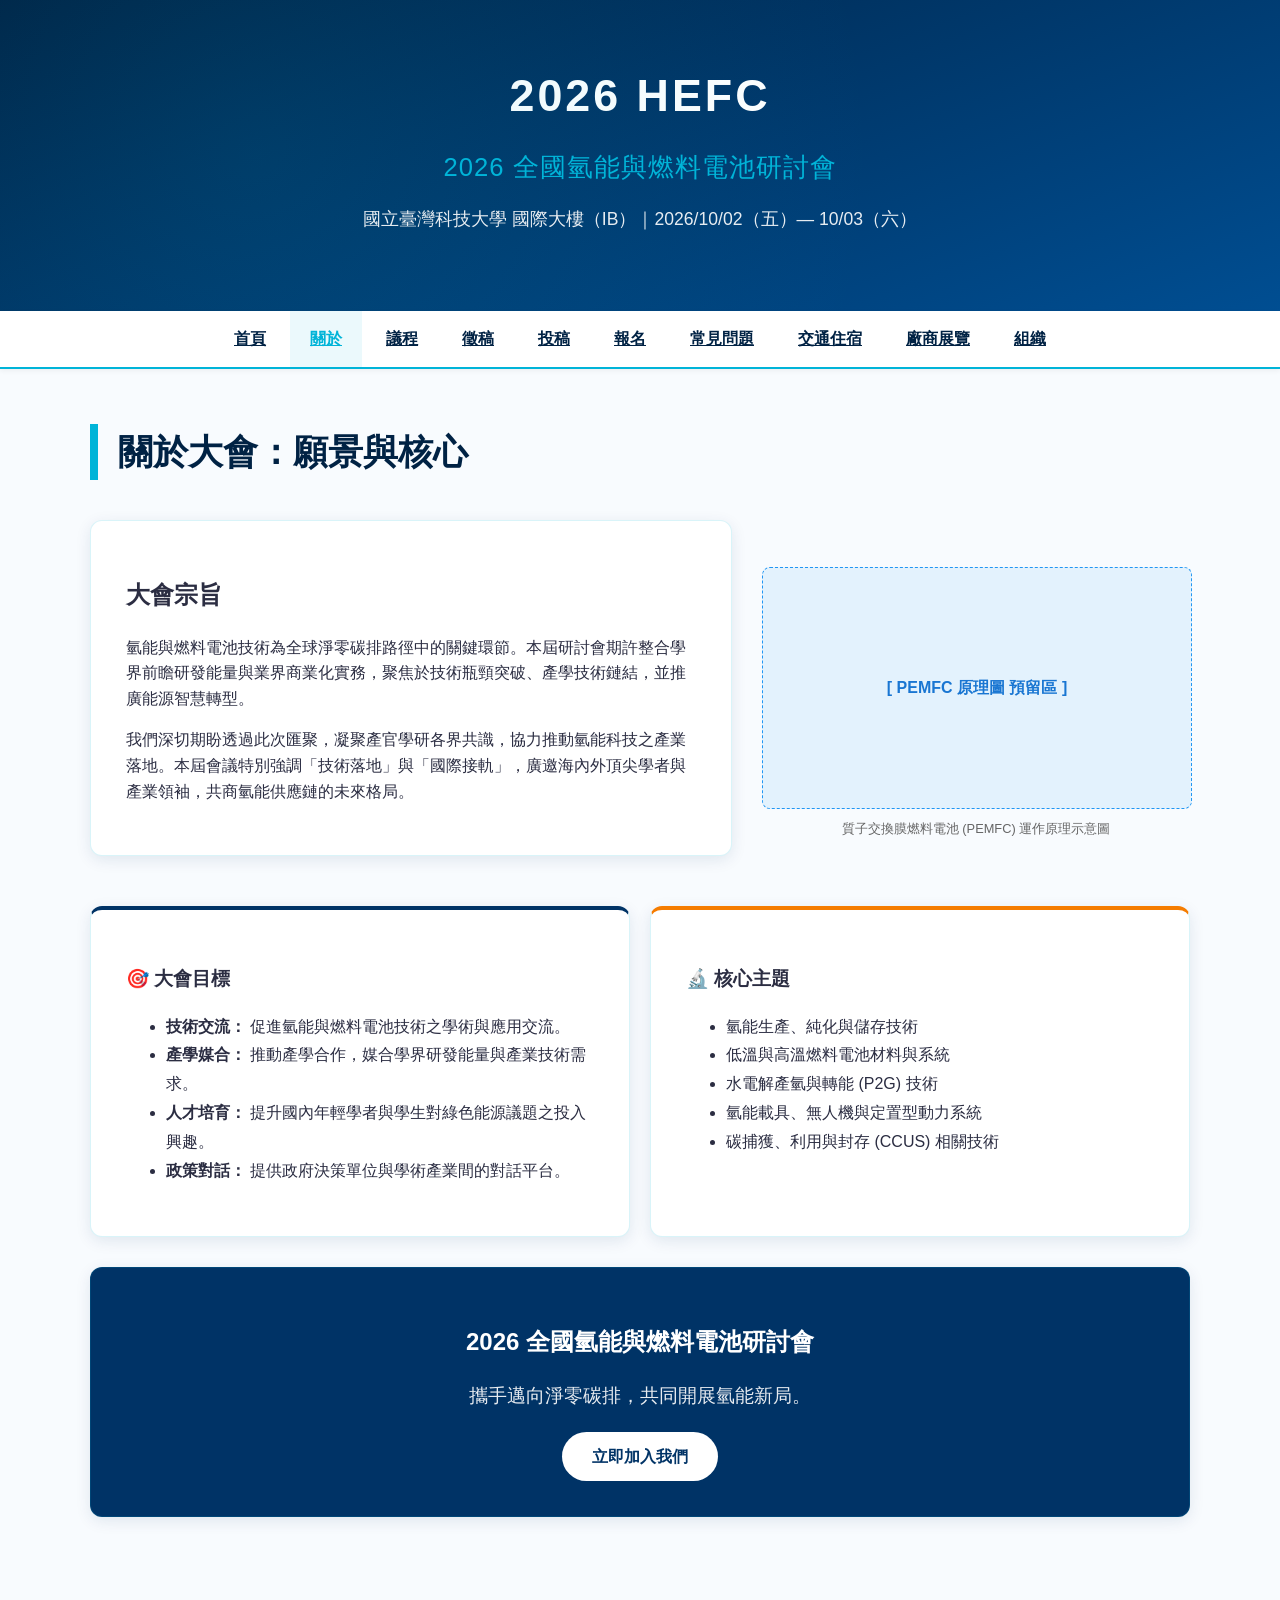
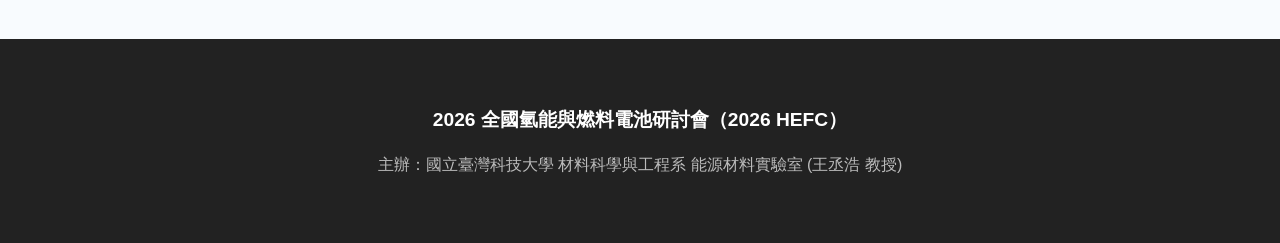
<file: about.html>
<!DOCTYPE html>
<html lang="zh-TW">
<head>
  <meta charset="UTF-8">
  <meta name="viewport" content="width=device-width, initial-scale=1">
  <title>關於大會 | HEFC 2026</title>
  <link rel="stylesheet" href="style.css">
</head>
<body>
  <header class="site-header">
    <div class="site-header__inner">
      <a class="site-logo" href="index.html">2026 HEFC</a>
      <p class="site-tagline">2026 全國氫能與燃料電池研討會</p>
      <p class="site-sub">國立臺灣科技大學 國際大樓（IB）｜2026/10/02（五）— 10/03（六）</p>
    </div>
  </header>
  <nav class="site-nav" aria-label="主要導覽">
    <div class="site-nav__inner">
      <a href="index.html">首頁</a>
      <a href="about.html" class="is-active">關於</a>
      <a href="agenda.html">議程</a>
      <a href="papers.html">徵稿</a>
      <a href="submit.html">投稿</a>
      <a href="registration.html">報名</a>
      <a href="faq.html">常見問題</a>
      <a href="venue.html">交通住宿</a>
      <a href="exhibition.html">廠商展覽</a>
      <a href="org.html">組織</a>
    </div>
  </nav>

  <main class="site-main">
    <h1 class="page-title">關於大會：願景與核心</h1>
    
    <div class="grid-3-2">
      <section class="card">
        <h2>大會宗旨</h2>
        <p>氫能與燃料電池技術為全球淨零碳排路徑中的關鍵環節。本屆研討會期許整合學界前瞻研發能量與業界商業化實務，聚焦於技術瓶頸突破、產學技術鏈結，並推廣能源智慧轉型。</p>
        <p>我們深切期盼透過此次匯聚，凝聚產官學研各界共識，協力推動氫能科技之產業落地。本屆會議特別強調「技術落地」與「國際接軌」，廣邀海內外頂尖學者與產業領袖，共商氫能供應鏈的未來格局。</p>
      </section>
      
      <figure class="fig-center">
        <div class="fig-placeholder">
          [ PEMFC 原理圖 預留區 ]
        </div>
        <figcaption class="u-fs-08 u-color-666 u-mt-10">質子交換膜燃料電池 (PEMFC) 運作原理示意圖</figcaption>
      </figure>
    </div>

    <div class="grid-2-col u-mt-20">
      <article class="card about-card-blue-top">
        <h3>🎯 大會目標</h3>
        <ul class="u-lh-18">
          <li><strong>技術交流：</strong> 促進氫能與燃料電池技術之學術與應用交流。</li>
          <li><strong>產學媒合：</strong> 推動產學合作，媒合學界研發能量與產業技術需求。</li>
          <li><strong>人才培育：</strong> 提升國內年輕學者與學生對綠色能源議題之投入興趣。</li>
          <li><strong>政策對話：</strong> 提供政府決策單位與學術產業間的對話平台。</li>
        </ul>
      </article>

      <article class="card about-card-orange-top">
        <h3>🔬 核心主題</h3>
        <ul class="u-lh-18">
          <li>氫能生產、純化與儲存技術</li>
          <li>低溫與高溫燃料電池材料與系統</li>
          <li>水電解產氫與轉能 (P2G) 技術</li>
          <li>氫能載具、無人機與定置型動力系統</li>
          <li>碳捕獲、利用與封存 (CCUS) 相關技術</li>
        </ul>
      </article>
    </div>

    <article class="card about-quote">
      <h2>2026 全國氫能與燃料電池研討會</h2>
      <p>攜手邁向淨零碳排，共同開展氫能新局。</p>
      <div class="u-mt-20">
        <a href="registration.html" class="btn">立即加入我們</a>
      </div>
    </article>
  </main>

  <footer class="site-footer">
    <div class="site-footer__inner">
      <p><strong>2026 全國氫能與燃料電池研討會（2026 HEFC）</strong></p>
      <p>主辦：國立臺灣科技大學 材料科學與工程系 能源材料實驗室 (王丞浩 教授)</p>
    </div>
  </footer>
</body>
</html>
</file>
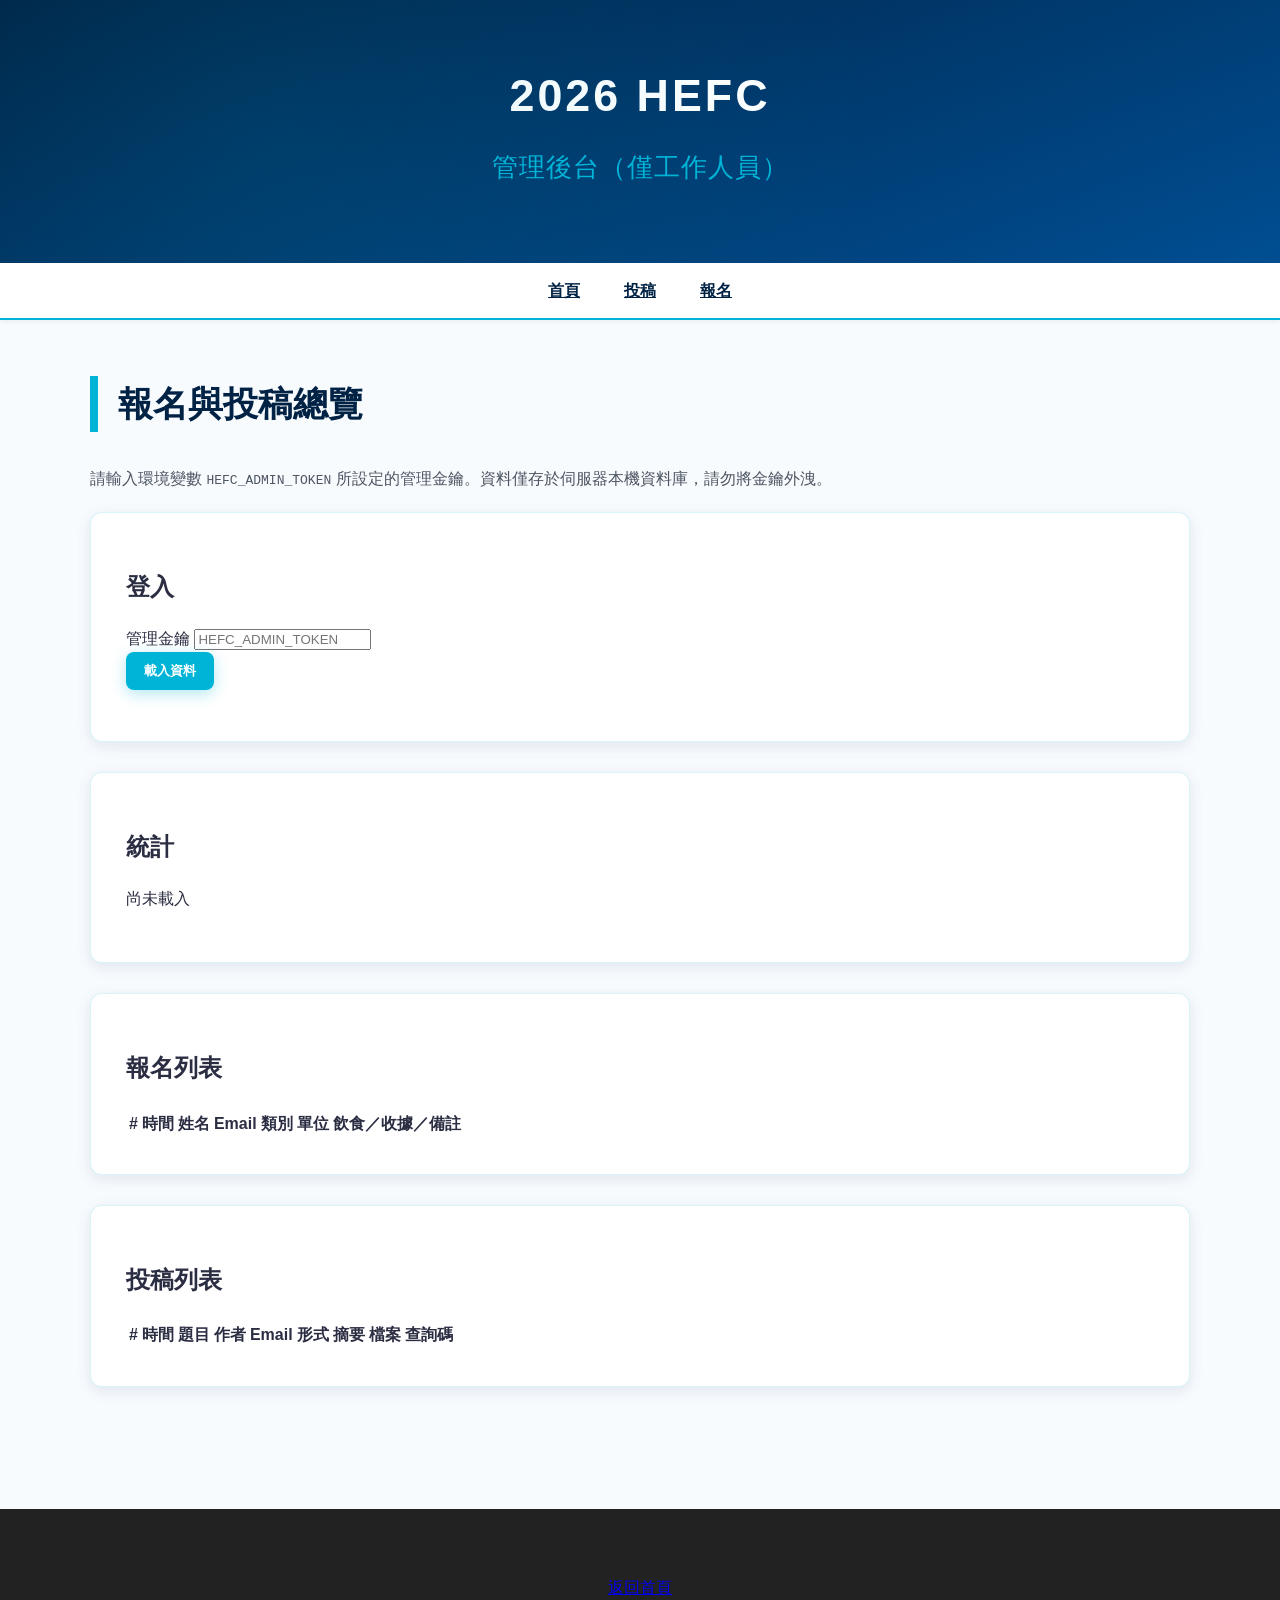
<file: admin.html>
<!DOCTYPE html>
<html lang="zh-TW">
<head>
  <meta charset="UTF-8">
  <meta name="viewport" content="width=device-width, initial-scale=1">
  <meta name="robots" content="noindex, nofollow">
  <title>管理後台 - 2026 HEFC</title>
  <link rel="stylesheet" href="style.css">
</head>
<body>
  <header class="site-header">
    <div class="site-header__inner">
      <a class="site-logo" href="index.html">2026 HEFC</a>
      <p class="site-tagline">管理後台（僅工作人員）</p>
    </div>
  </header>
  <nav class="site-nav" aria-label="主要導覽">
    <div class="site-nav__inner">
      <a href="index.html">首頁</a>
      <a href="submit.html">投稿</a>
      <a href="registration.html">報名</a>
    </div>
  </nav>

  <main class="site-main">
    <h1 class="page-title">報名與投稿總覽</h1>
    <p class="lead">請輸入環境變數 <code>HEFC_ADMIN_TOKEN</code> 所設定的管理金鑰。資料僅存於伺服器本機資料庫，請勿將金鑰外洩。</p>

    <article class="card">
      <h2>登入</h2>
      <div class="form-row">
        <label for="token">管理金鑰</label>
        <input type="password" id="token" autocomplete="current-password" placeholder="HEFC_ADMIN_TOKEN">
      </div>
      <div class="form-actions">
        <button type="button" class="btn btn--primary" id="btn-load">載入資料</button>
      </div>
      <p id="admin-msg" class="form-msg admin-msg-spacing"></p>
    </article>

    <article class="card">
      <h2>統計</h2>
      <p id="summary">尚未載入</p>
    </article>

    <article class="card">
      <h2>報名列表</h2>
      <div class="admin-table-wrap">
        <table class="admin-table" id="tbl-reg">
          <thead>
            <tr>
              <th>#</th>
              <th>時間</th>
              <th>姓名</th>
              <th>Email</th>
              <th>類別</th>
              <th>單位</th>
              <th>飲食／收據／備註</th>
            </tr>
          </thead>
          <tbody></tbody>
        </table>
      </div>
    </article>

    <article class="card">
      <h2>投稿列表</h2>
      <div class="admin-table-wrap">
        <table class="admin-table" id="tbl-sub">
          <thead>
            <tr>
              <th>#</th>
              <th>時間</th>
              <th>題目</th>
              <th>作者</th>
              <th>Email</th>
              <th>形式</th>
              <th>摘要</th>
              <th>檔案</th>
              <th>查詢碼</th>
            </tr>
          </thead>
          <tbody></tbody>
        </table>
      </div>
    </article>
  </main>

  <footer class="site-footer">
    <div class="site-footer__inner">
      <p><a href="index.html">返回首頁</a></p>
    </div>
  </footer>
  <script>
(function () {
  var btn = document.getElementById("btn-load");
  var tok = document.getElementById("token");
  var msg = document.getElementById("admin-msg");
  var summary = document.getElementById("summary");

  function showErr(t) {
    msg.textContent = t;
    msg.className = "form-msg is-visible form-msg--err";
  }
  function showOk(t) {
    msg.textContent = t;
    msg.className = "form-msg is-visible form-msg--ok";
  }

  btn.addEventListener("click", function () {
    var token = tok.value.trim();
    if (!token) {
      showErr("請輸入管理金鑰");
      return;
    }
    msg.className = "form-msg";
    msg.textContent = "";

    fetch("/api/admin/summary", {
      headers: { "X-Admin-Token": token },
    })
      .then(function (r) {
        if (!r.ok) throw new Error("金鑰錯誤或無權限");
        return r.json();
      })
      .then(function (s) {
        summary.textContent =
          "報名 " + s.registrations + " 筆；投稿 " + s.submissions + " 筆";
        return Promise.all([
          fetch("/api/admin/registrations", {
            headers: { "X-Admin-Token": token },
          }).then(function (r) {
            return r.json();
          }),
          fetch("/api/admin/submissions", {
            headers: { "X-Admin-Token": token },
          }).then(function (r) {
            return r.json();
          }),
        ]);
      })
      .then(function (pair) {
        var regs = pair[0].items;
        var subs = pair[1].items;
        var tbR = document.querySelector("#tbl-reg tbody");
        var tbS = document.querySelector("#tbl-sub tbody");
        tbR.innerHTML = "";
        tbS.innerHTML = "";
        regs.forEach(function (row) {
          var tr = document.createElement("tr");
          tr.innerHTML =
            "<td>" +
            row.id +
            "</td><td>" +
            row.created_at +
            "</td><td>" +
            esc(row.name_zh) +
            "</td><td>" +
            esc(row.email) +
            "</td><td>" +
            esc(row.participant_type) +
            "</td><td>" +
            esc(row.organization || "") +
            "</td><td><pre>" +
            esc(
              [row.dietary, row.invoice_need, row.remarks]
                .filter(Boolean)
                .join("\n")
            ) +
            "</pre></td>";
          tbR.appendChild(tr);
        });
        subs.forEach(function (row) {
          var tr = document.createElement("tr");
          tr.innerHTML =
            "<td>" +
            row.id +
            "</td><td>" +
            row.created_at +
            "</td><td>" +
            esc(row.title) +
            "</td><td>" +
            esc(row.authors) +
            "</td><td>" +
            esc(row.email) +
            "</td><td>" +
            esc(row.presentation_type) +
            "</td><td><pre>" +
            esc(row.abstract_text) +
            "</pre></td><td>" +
            esc(row.file_name || "—") +
            "</td><td><code>" +
            esc(row.receipt_token) +
            "</code></td>";
          tbS.appendChild(tr);
        });
        showOk("已載入");
      })
      .catch(function (e) {
        showErr(e.message || String(e));
      });
  });

  function esc(s) {
    if (s == null) return "";
    var d = document.createElement("div");
    d.textContent = s;
    return d.innerHTML;
  }
})();
  </script>
</body>
</html>
</file>
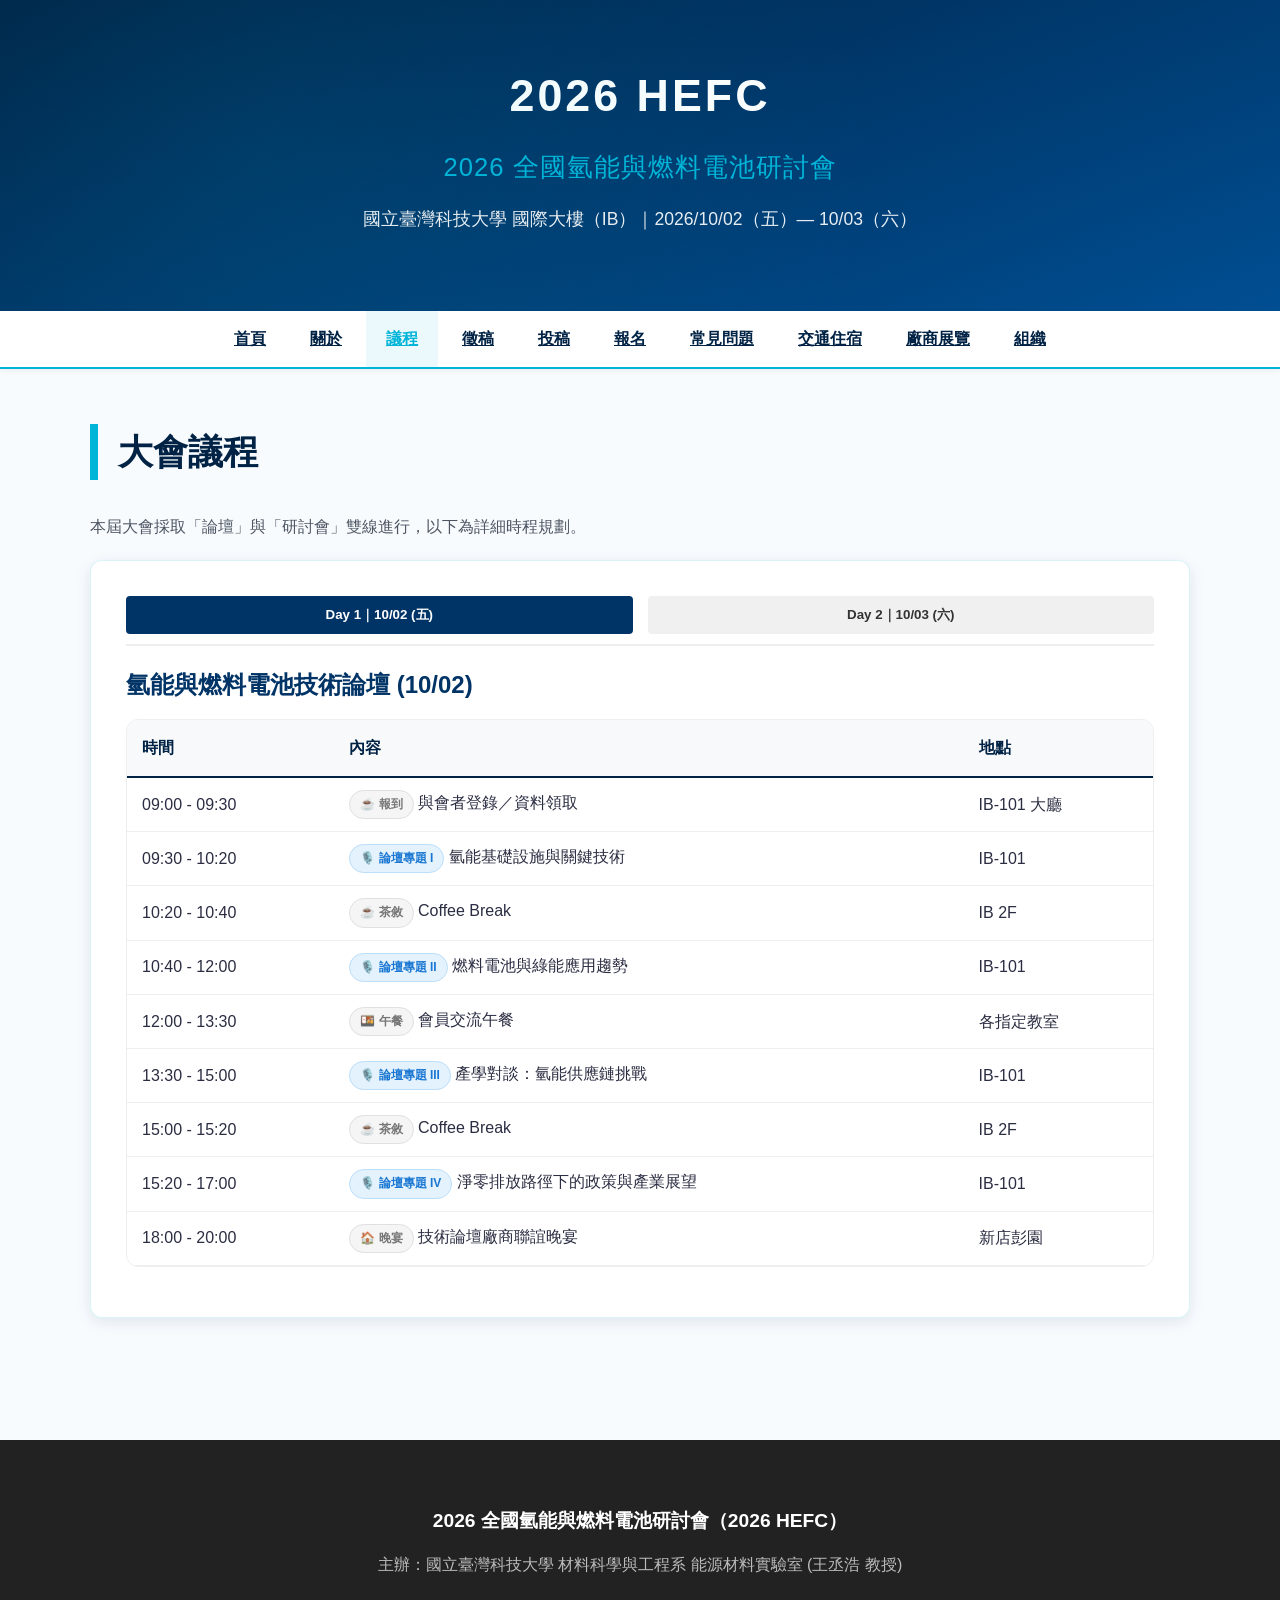
<file: agenda.html>
<!DOCTYPE html>
<html lang="zh-TW">
<head>
  <meta charset="UTF-8">
  <meta name="viewport" content="width=device-width, initial-scale=1">
  <title>議程表 | HEFC 2026</title>
  <link rel="stylesheet" href="style.css">
</head>
<body>
  <header class="site-header">
    <div class="site-header__inner">
      <a class="site-logo" href="index.html">2026 HEFC</a>
      <p class="site-tagline">2026 全國氫能與燃料電池研討會</p>
      <p class="site-sub">國立臺灣科技大學 國際大樓（IB）｜2026/10/02（五）— 10/03（六）</p>
    </div>
  </header>
  <nav class="site-nav" aria-label="主要導覽">
    <div class="site-nav__inner">
      <a href="index.html">首頁</a>
      <a href="about.html">關於</a>
      <a href="agenda.html" class="is-active">議程</a>
      <a href="papers.html">徵稿</a>
      <a href="submit.html">投稿</a>
      <a href="registration.html">報名</a>
      <a href="faq.html">常見問題</a>
      <a href="venue.html">交通住宿</a>
      <a href="exhibition.html">廠商展覽</a>
      <a href="org.html">組織</a>
    </div>
  </nav>

  <main class="site-main">
    <h1 class="page-title">大會議程</h1>
    <p class="lead">本屆大會採取「論壇」與「研討會」雙線進行，以下為詳細時程規劃。</p>

    <div class="card">
      <div class="day-switch">
        <button onclick="showDay(1)" id="btn-day1" class="day-btn is-active">Day 1｜10/02 (五)</button>
        <button onclick="showDay(2)" id="btn-day2" class="day-btn">Day 2｜10/03 (六)</button>
      </div>

      <!-- DAY 1 -->
      <div id="day1">
        <h2 class="agenda-day-title">氫能與燃料電池技術論壇 (10/02)</h2>
        <div class="data-table-wrap">
          <table class="data-table">
            <thead>
              <tr><th>時間</th><th>內容</th><th>地點</th></tr>
            </thead>
            <tbody>
              <tr><td class="time">09:00 - 09:30</td><td><span class="session-type type--break">☕ 報到</span> 與會者登錄／資料領取</td><td>IB-101 大廳</td></tr>
              <tr><td class="time">09:30 - 10:20</td><td><span class="session-type type--forum">🎙️ 論壇專題 I</span> 氫能基礎設施與關鍵技術</td><td>IB-101</td></tr>
              <tr><td class="time">10:20 - 10:40</td><td><span class="session-type type--break">☕ 茶敘</span> Coffee Break</td><td>IB 2F</td></tr>
              <tr><td class="time">10:40 - 12:00</td><td><span class="session-type type--forum">🎙️ 論壇專題 II</span> 燃料電池與綠能應用趨勢</td><td>IB-101</td></tr>
              <tr><td class="time">12:00 - 13:30</td><td><span class="session-type type--break">🍱 午餐</span> 會員交流午餐</td><td>各指定教室</td></tr>
              <tr><td class="time">13:30 - 15:00</td><td><span class="session-type type--forum">🎙️ 論壇專題 III</span> 產學對談：氫能供應鏈挑戰</td><td>IB-101</td></tr>
              <tr><td class="time">15:00 - 15:20</td><td><span class="session-type type--break">☕ 茶敘</span> Coffee Break</td><td>IB 2F</td></tr>
              <tr><td class="time">15:20 - 17:00</td><td><span class="session-type type--forum">🎙️ 論壇專題 IV</span> 淨零排放路徑下的政策與產業展望</td><td>IB-101</td></tr>
              <tr><td class="time">18:00 - 20:00</td><td><span class="session-type type--break">🏠 晚宴</span> 技術論壇廠商聯誼晚宴</td><td>新店彭園</td></tr>
            </tbody>
          </table>
        </div>
      </div>

      <!-- DAY 2 -->
      <div id="day2" class="is-hidden">
        <h2 class="agenda-day-title">全國氫能與燃料電池研討會 (10/03)</h2>
        <div class="data-table-wrap">
          <table class="data-table">
            <thead>
              <tr><th>時間</th><th>內容</th><th>地點</th></tr>
            </thead>
            <tbody>
              <tr><td class="time">09:00 - 09:30</td><td><span class="session-type type--break">🏅 開幕</span> 2026 HEFC 開幕典禮與致詞</td><td>IB-101</td></tr>
              <tr><td class="time">09:30 - 11:00</td><td><span class="session-type type--keynote">🌟 Keynote</span> 國際大會特邀專題演講</td><td>IB-101</td></tr>
              <tr><td class="time">11:00 - 12:00</td><td><span class="session-type type--sympo">📊 分組</span> 學生論文競賽與學術口頭報告</td><td>IB 各分會場</td></tr>
              <tr><td class="time">12:00 - 13:30</td><td><span class="session-type type--break">🍱 午餐</span> 論文交流午宴</td><td>IB 各分會場</td></tr>
              <tr><td class="time">13:30 - 15:00</td><td><span class="session-type type--sympo">🖼️ 海報</span> 海報論文發表與現場評選</td><td>IB 2F 走廊</td></tr>
              <tr><td class="time">15:00 - 15:20</td><td><span class="session-type type--break">☕ 茶敘</span> Coffee Break</td><td>IB 2F</td></tr>
              <tr><td class="time">15:20 - 17:00</td><td><span class="session-type type--sympo">📊 分組</span> 全國氫能與燃料電池學術發表</td><td>IB 各分會場</td></tr>
              <tr><td class="time">17:00 - 17:30</td><td><span class="session-type type--break">🏅 閉幕</span> 優秀論文頒獎與閉幕</td><td>IB-101</td></tr>
              <tr><td class="time">18:00 - 20:30</td><td><span class="session-type type--break">🎉 晚宴</span> 大會晚宴 (HEFC Banquet)</td><td>曉鹿鳴樓</td></tr>
            </tbody>
          </table>
        </div>
      </div>
    </div>

    <script>
      function showDay(day) {
        var day1 = document.getElementById('day1');
        var day2 = document.getElementById('day2');
        var btn1 = document.getElementById('btn-day1');
        var btn2 = document.getElementById('btn-day2');
        day1.classList.toggle('is-hidden', day !== 1);
        day2.classList.toggle('is-hidden', day !== 2);
        btn1.classList.toggle('is-active', day === 1);
        btn2.classList.toggle('is-active', day === 2);
      }
    </script>
  </main>

  <footer class="site-footer">
    <div class="site-footer__inner">
      <p><strong>2026 全國氫能與燃料電池研討會（2026 HEFC）</strong></p>
      <p>主辦：國立臺灣科技大學 材料科學與工程系 能源材料實驗室 (王丞浩 教授)</p>
    </div>
  </footer>
</body>
</html>
</file>
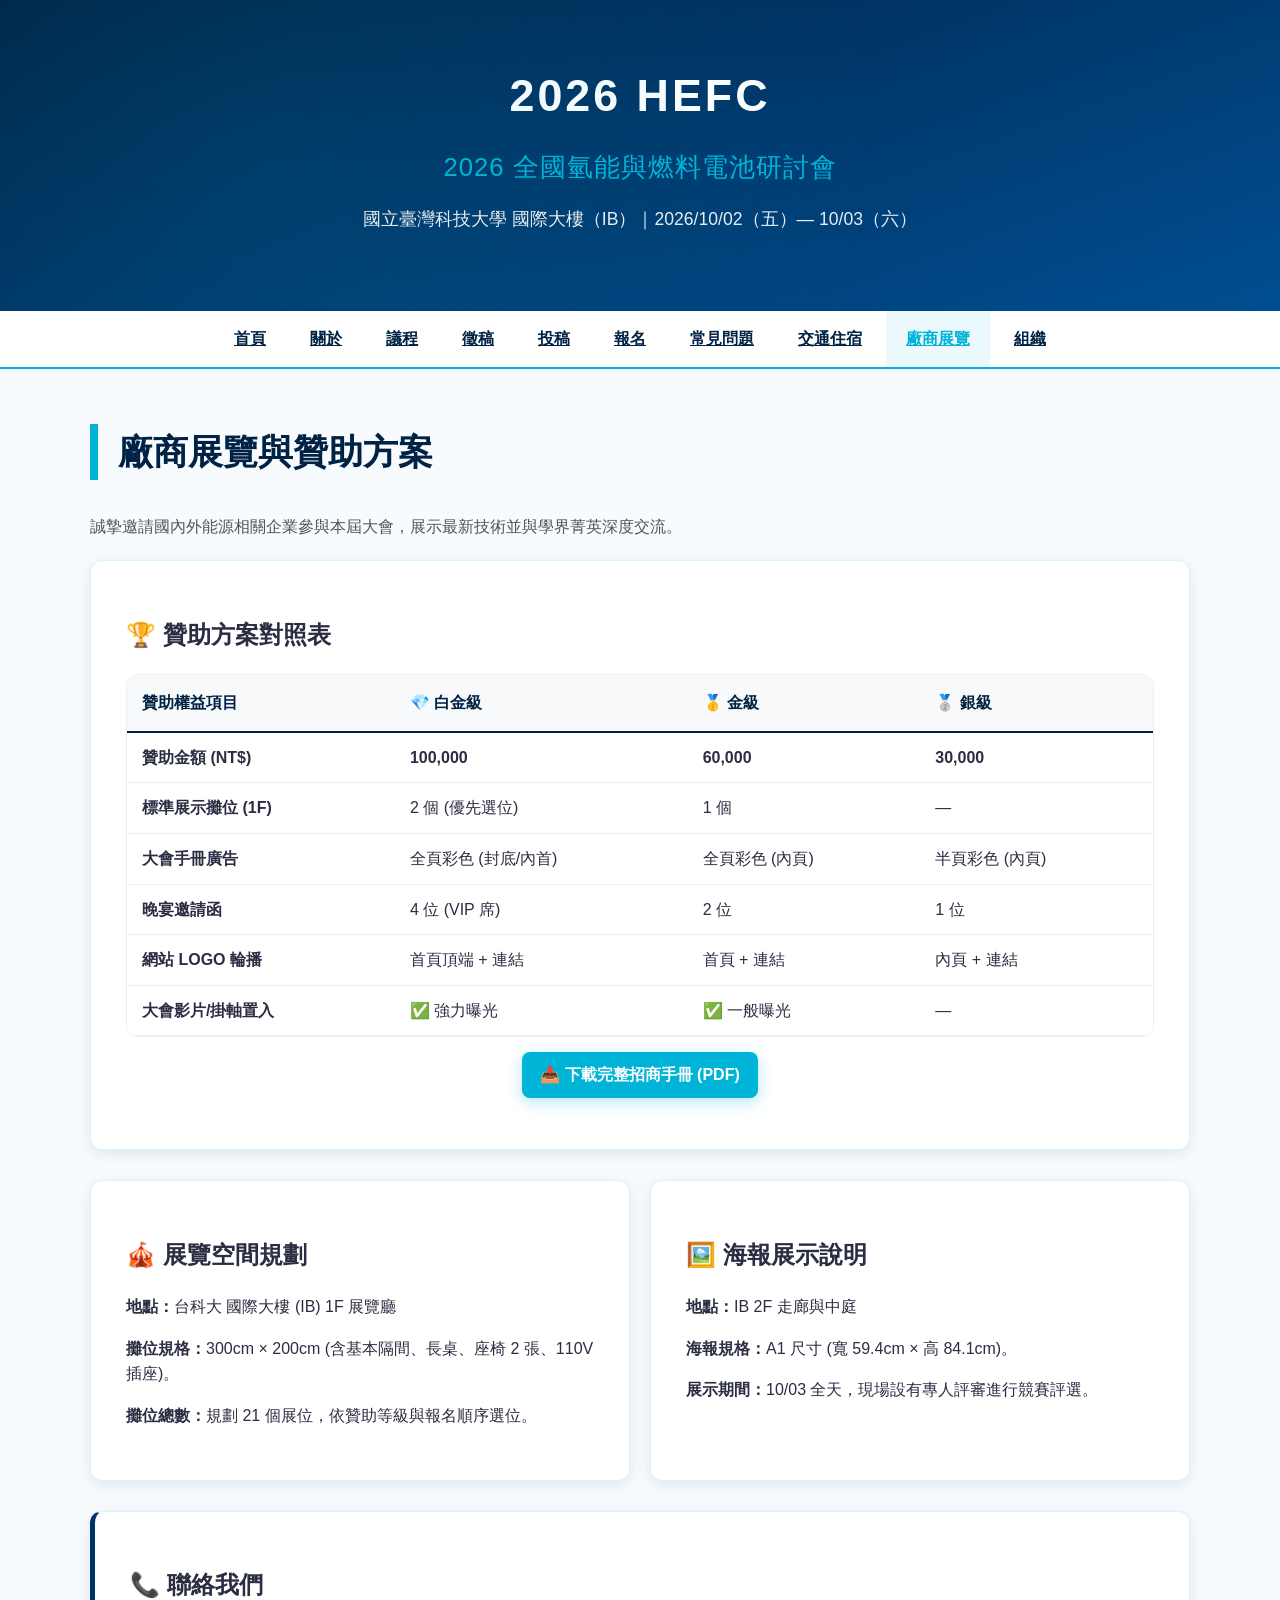
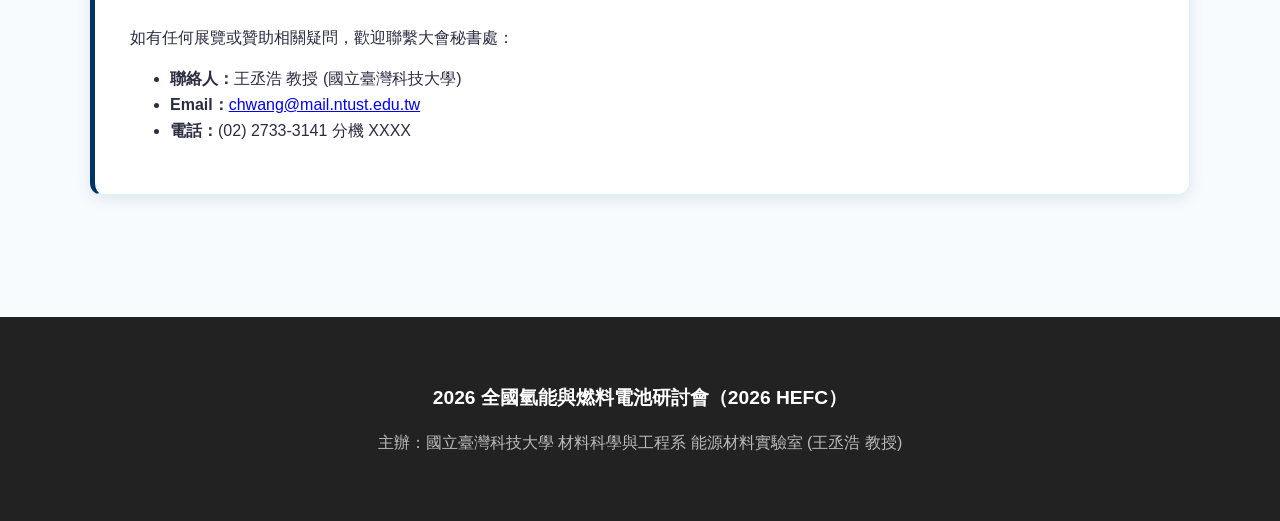
<file: exhibition.html>
<!DOCTYPE html>
<html lang="zh-TW">
<head>
  <meta charset="UTF-8">
  <meta name="viewport" content="width=device-width, initial-scale=1">
  <title>廠商展覽與贊助招募 | HEFC 2026</title>
  <link rel="stylesheet" href="style.css">
</head>
<body>
  <header class="site-header">
    <div class="site-header__inner">
      <a class="site-logo" href="index.html">2026 HEFC</a>
      <p class="site-tagline">2026 全國氫能與燃料電池研討會</p>
      <p class="site-sub">國立臺灣科技大學 國際大樓（IB）｜2026/10/02（五）— 10/03（六）</p>
    </div>
  </header>
  <nav class="site-nav" aria-label="主要導覽">
    <div class="site-nav__inner">
      <a href="index.html">首頁</a>
      <a href="about.html">關於</a>
      <a href="agenda.html">議程</a>
      <a href="papers.html">徵稿</a>
      <a href="submit.html">投稿</a>
      <a href="registration.html">報名</a>
      <a href="faq.html">常見問題</a>
      <a href="venue.html">交通住宿</a>
      <a href="exhibition.html" class="is-active">廠商展覽</a>
      <a href="org.html">組織</a>
    </div>
  </nav>

  <main class="site-main">
    <h1 class="page-title">廠商展覽與贊助方案</h1>
    <p class="lead">誠摯邀請國內外能源相關企業參與本屆大會，展示最新技術並與學界菁英深度交流。</p>

    <article class="card">
      <h2>🏆 贊助方案對照表</h2>
      <div class="data-table-wrap">
        <table class="data-table">
          <thead>
            <tr>
              <th>贊助權益項目</th>
              <th class="exhibit-tier-platinum">💎 白金級</th>
              <th class="exhibit-tier-gold">🥇 金級</th>
              <th class="exhibit-tier-silver">🥈 銀級</th>
            </tr>
          </thead>
          <tbody>
            <tr>
              <td><strong>贊助金額 (NT$)</strong></td>
              <td><strong>100,000</strong></td>
              <td><strong>60,000</strong></td>
              <td><strong>30,000</strong></td>
            </tr>
            <tr>
              <td><strong>標準展示攤位 (1F)</strong></td>
              <td>2 個 (優先選位)</td>
              <td>1 個</td>
              <td>—</td>
            </tr>
            <tr>
              <td><strong>大會手冊廣告</strong></td>
              <td>全頁彩色 (封底/內首)</td>
              <td>全頁彩色 (內頁)</td>
              <td>半頁彩色 (內頁)</td>
            </tr>
            <tr>
              <td><strong>晚宴邀請函</strong></td>
              <td>4 位 (VIP 席)</td>
              <td>2 位</td>
              <td>1 位</td>
            </tr>
            <tr>
              <td><strong>網站 LOGO 輪播</strong></td>
              <td>首頁頂端 + 連結</td>
              <td>首頁 + 連結</td>
              <td>內頁 + 連結</td>
            </tr>
            <tr>
              <td><strong>大會影片/掛軸置入</strong></td>
              <td>✅ 強力曝光</td>
              <td>✅ 一般曝光</td>
              <td>—</td>
            </tr>
          </tbody>
        </table>
      </div>
      <p class="u-mt-15 u-center">
        <a href="#" class="btn btn--primary">📥 下載完整招商手冊 (PDF)</a>
      </p>
    </article>

    <div class="grid-2-col">
      <article class="card">
        <h2>🎪 展覽空間規劃</h2>
        <p><strong>地點：</strong>台科大 國際大樓 (IB) 1F 展覽廳</p>
        <p><strong>攤位規格：</strong>300cm × 200cm (含基本隔間、長桌、座椅 2 張、110V 插座)。</p>
        <p><strong>攤位總數：</strong>規劃 21 個展位，依贊助等級與報名順序選位。</p>
      </article>

      <article class="card">
        <h2>🖼️ 海報展示說明</h2>
        <p><strong>地點：</strong>IB 2F 走廊與中庭</p>
        <p><strong>海報規格：</strong>A1 尺寸 (寬 59.4cm × 高 84.1cm)。</p>
        <p><strong>展示期間：</strong>10/03 全天，現場設有專人評審進行競賽評選。</p>
      </article>
    </div>

    <article class="card exhibit-contact">
      <h2>📞 聯絡我們</h2>
      <p>如有任何展覽或贊助相關疑問，歡迎聯繫大會秘書處：</p>
      <ul>
        <li><strong>聯絡人：</strong>王丞浩 教授 (國立臺灣科技大學)</li>
        <li><strong>Email：</strong><a href="mailto:chwang@mail.ntust.edu.tw">chwang@mail.ntust.edu.tw</a></li>
        <li><strong>電話：</strong>(02) 2733-3141 分機 XXXX</li>
      </ul>
    </article>
  </main>

  <footer class="site-footer">
    <div class="site-footer__inner">
      <p><strong>2026 全國氫能與燃料電池研討會（2026 HEFC）</strong></p>
      <p>主辦：國立臺灣科技大學 材料科學與工程系 能源材料實驗室 (王丞浩 教授)</p>
    </div>
  </footer>
</body>
</html>
</file>
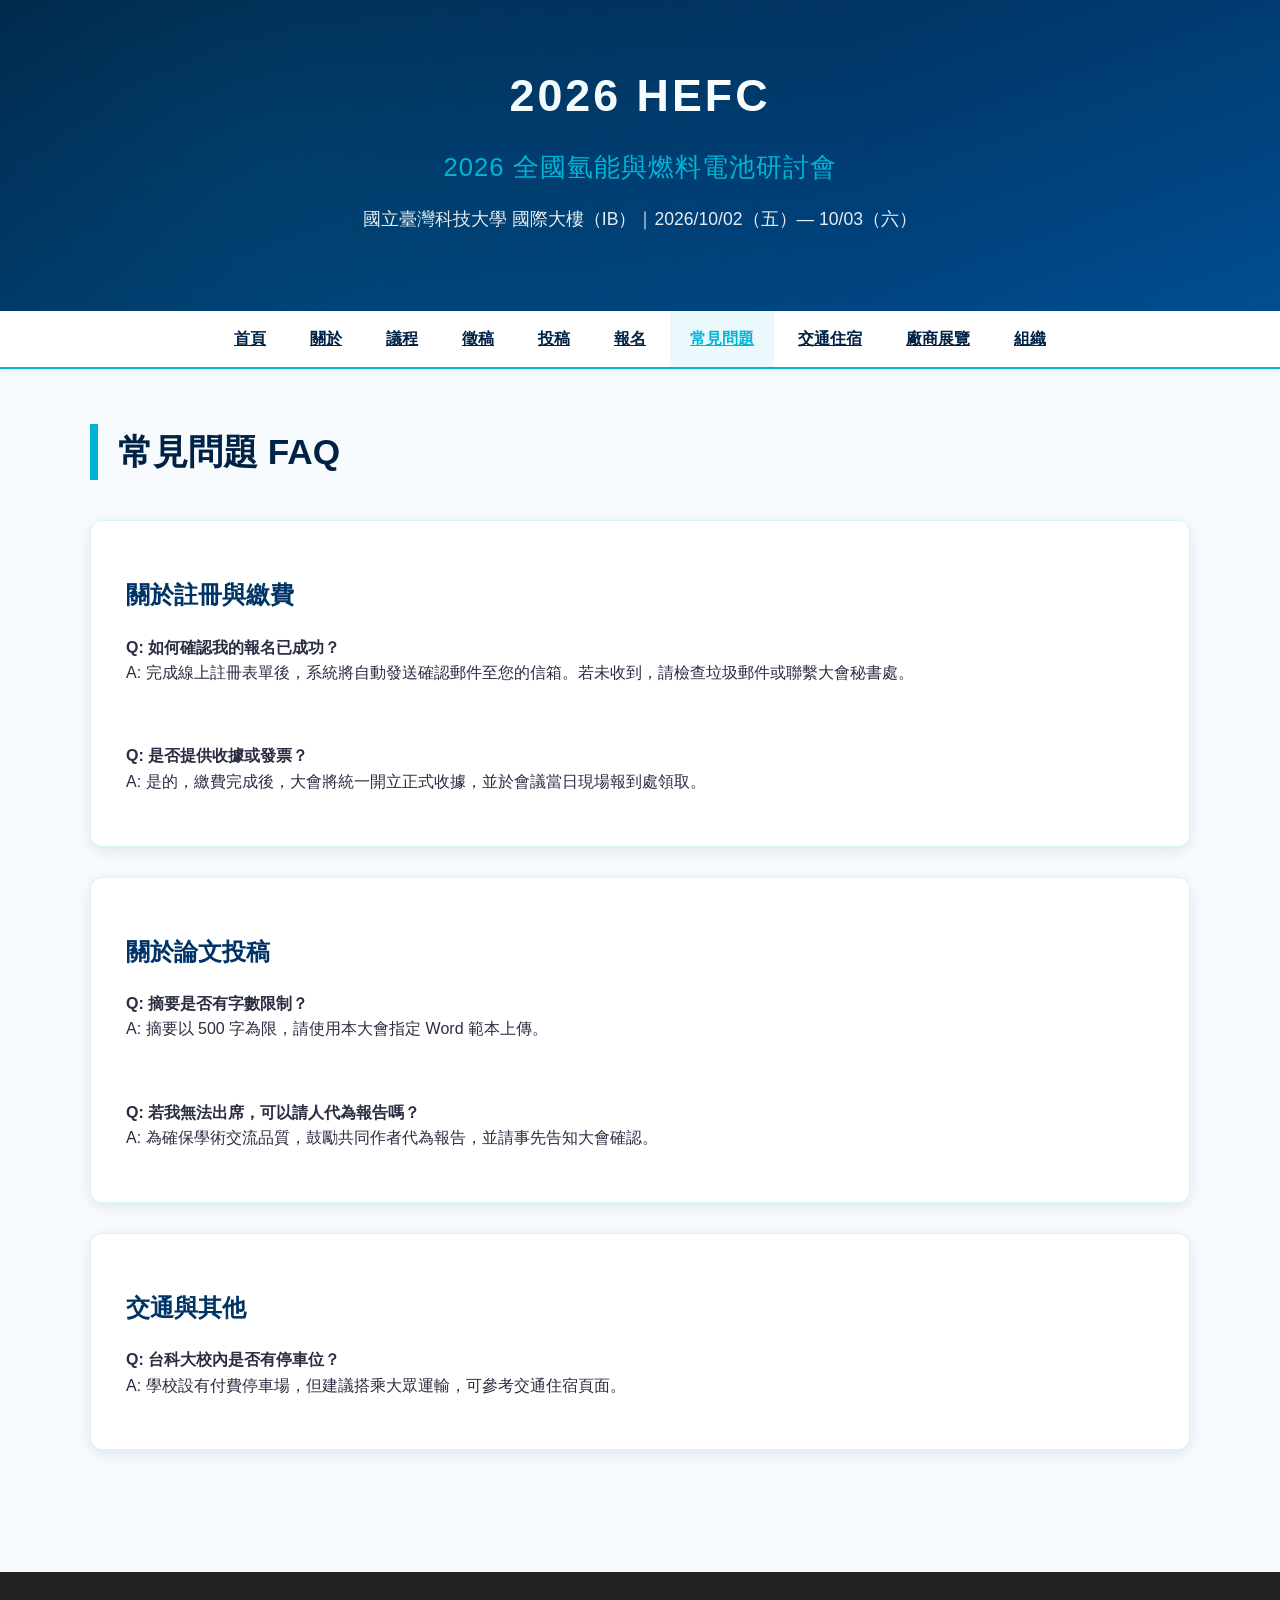
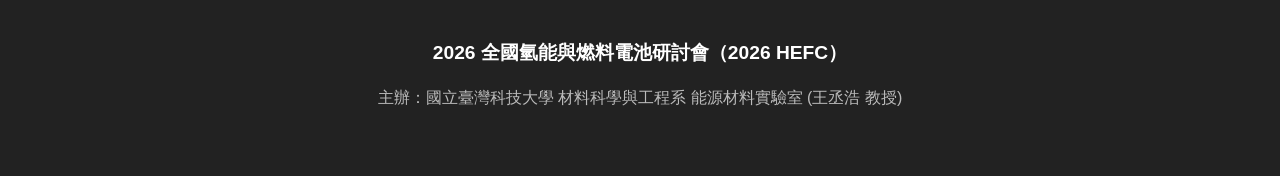
<file: faq.html>
<!DOCTYPE html>
<html lang="zh-TW">
<head>
  <meta charset="UTF-8">
  <meta name="viewport" content="width=device-width, initial-scale=1">
  <title>常見問題 (FAQ) | HEFC 2026</title>
  <link rel="stylesheet" href="style.css">
</head>
<body>
  <header class="site-header">
    <div class="site-header__inner">
      <a class="site-logo" href="index.html">2026 HEFC</a>
      <p class="site-tagline">2026 全國氫能與燃料電池研討會</p>
      <p class="site-sub">國立臺灣科技大學 國際大樓（IB）｜2026/10/02（五）— 10/03（六）</p>
    </div>
  </header>
  <nav class="site-nav">
    <div class="site-nav__inner">
      <a href="index.html">首頁</a>
      <a href="about.html">關於</a>
      <a href="agenda.html">議程</a>
      <a href="papers.html">徵稿</a>
      <a href="submit.html">投稿</a>
      <a href="registration.html">報名</a>
      <a href="faq.html" class="is-active">常見問題</a>
      <a href="venue.html">交通住宿</a>
      <a href="exhibition.html">廠商展覽</a>
      <a href="org.html">組織</a>
    </div>
  </nav>

  <main class="site-main">
    <h1 class="page-title">常見問題 FAQ</h1>
    
    <article class="card">
      <h2 class="faq-section-title">關於註冊與繳費</h2>
      <p><strong>Q: 如何確認我的報名已成功？</strong><br>
      A: 完成線上註冊表單後，系統將自動發送確認郵件至您的信箱。若未收到，請檢查垃圾郵件或聯繫大會秘書處。</p>
      <br>
      <p><strong>Q: 是否提供收據或發票？</strong><br>
      A: 是的，繳費完成後，大會將統一開立正式收據，並於會議當日現場報到處領取。</p>
    </article>

    <article class="card">
      <h2 class="faq-section-title">關於論文投稿</h2>
      <p><strong>Q: 摘要是否有字數限制？</strong><br>
      A: 摘要以 500 字為限，請使用本大會指定 Word 範本上傳。</p>
      <br>
      <p><strong>Q: 若我無法出席，可以請人代為報告嗎？</strong><br>
      A: 為確保學術交流品質，鼓勵共同作者代為報告，並請事先告知大會確認。</p>
    </article>

    <article class="card">
      <h2 class="faq-section-title">交通與其他</h2>
      <p><strong>Q: 台科大校內是否有停車位？</strong><br>
      A: 學校設有付費停車場，但建議搭乘大眾運輸，可參考交通住宿頁面。</p>
    </article>
  </main>

  <footer class="site-footer">
    <div class="site-footer__inner">
      <p><strong>2026 全國氫能與燃料電池研討會（2026 HEFC）</strong></p>
      <p>主辦：國立臺灣科技大學 材料科學與工程系 能源材料實驗室 (王丞浩 教授)</p>
    </div>
  </footer>
</body>
</html>
</file>
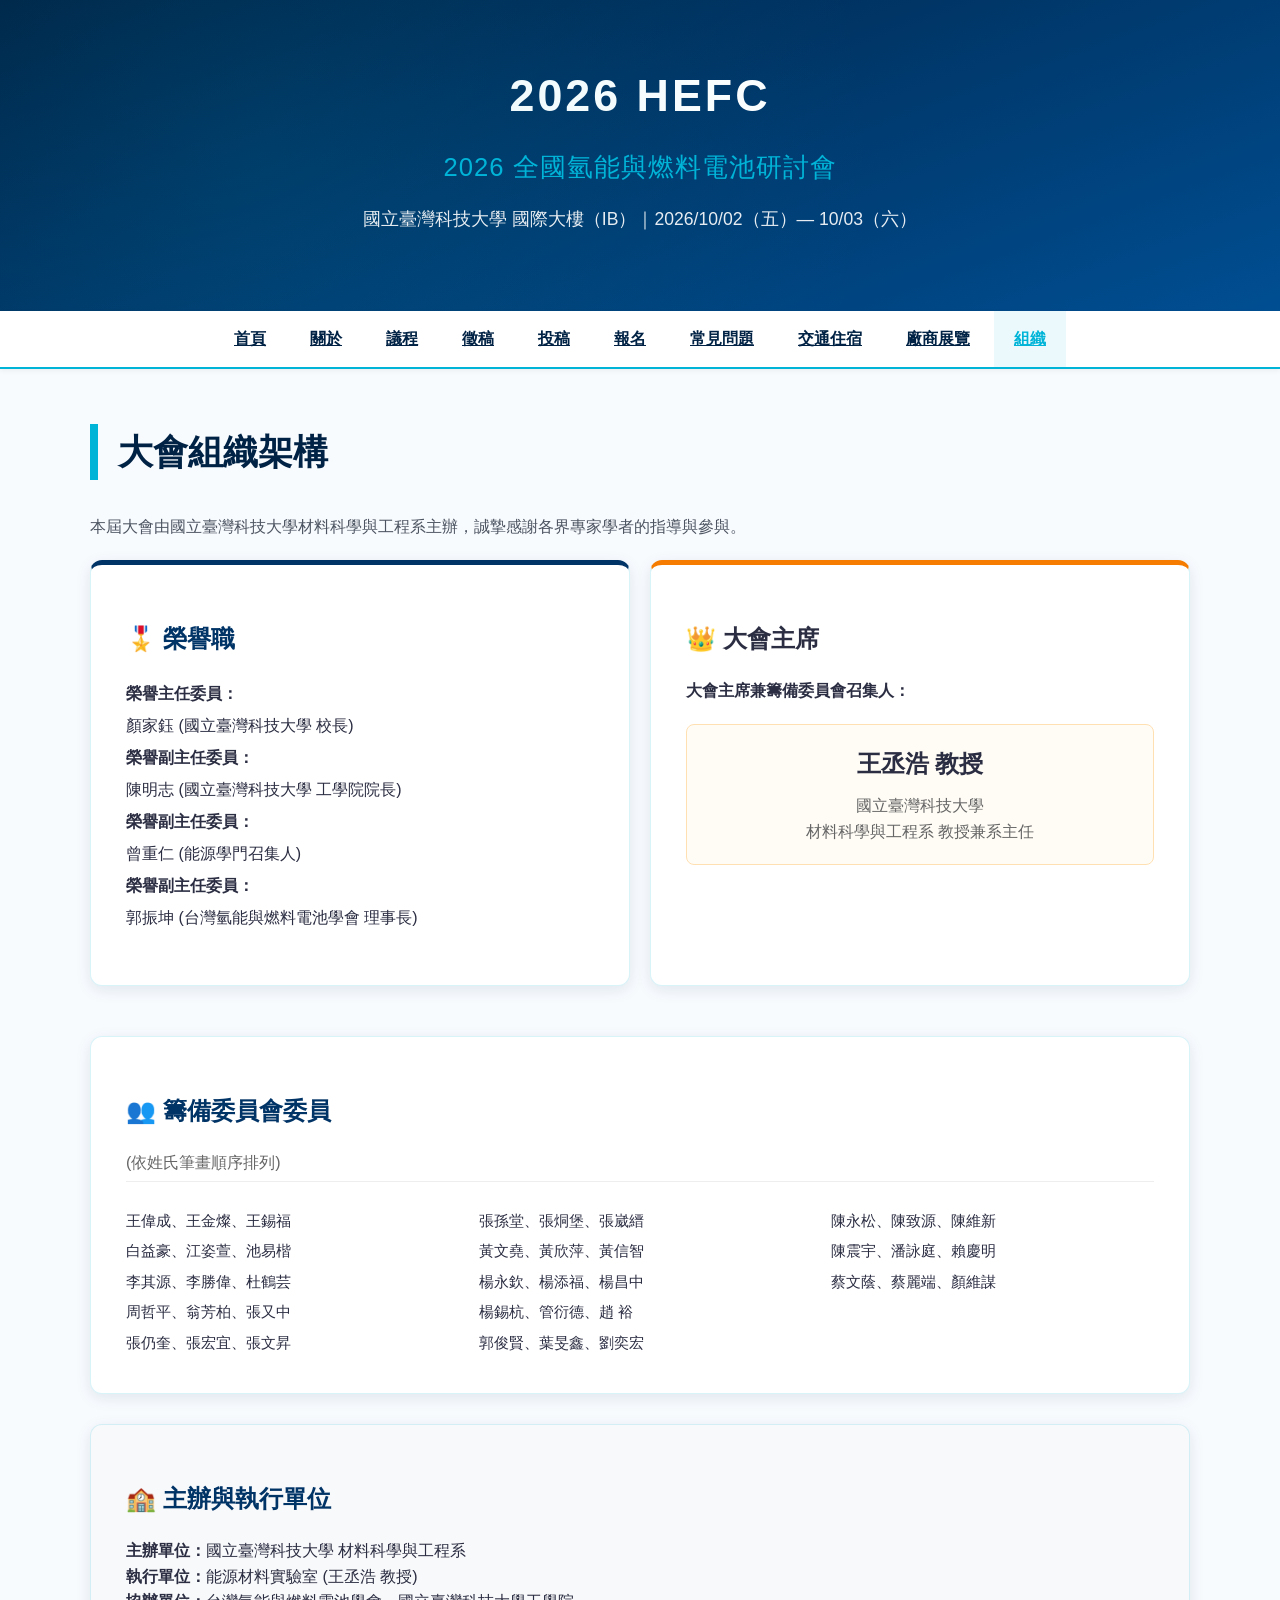
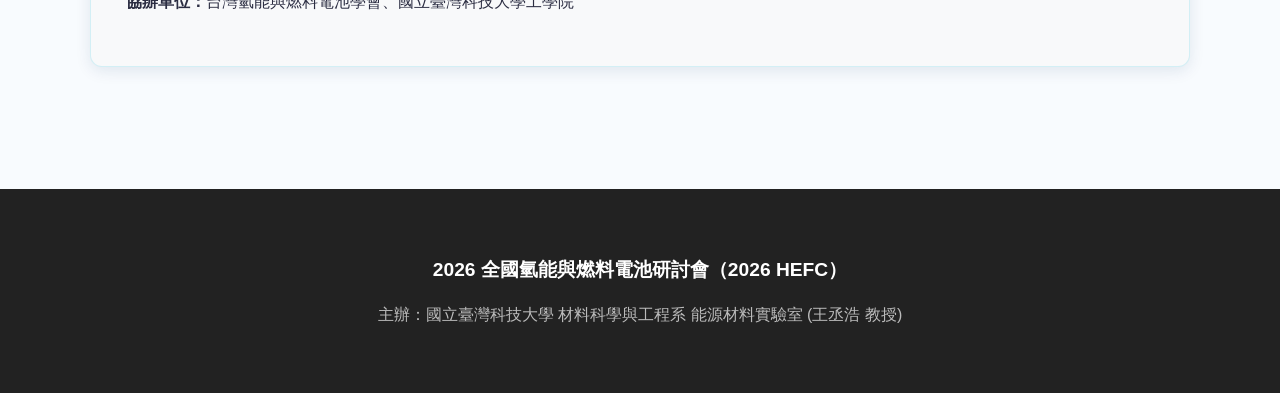
<file: org.html>
<!DOCTYPE html>
<html lang="zh-TW">
<head>
  <meta charset="UTF-8">
  <meta name="viewport" content="width=device-width, initial-scale=1">
  <title>組織架構 | HEFC 2026</title>
  <link rel="stylesheet" href="style.css">
</head>
<body>
  <header class="site-header">
    <div class="site-header__inner">
      <a class="site-logo" href="index.html">2026 HEFC</a>
      <p class="site-tagline">2026 全國氫能與燃料電池研討會</p>
      <p class="site-sub">國立臺灣科技大學 國際大樓（IB）｜2026/10/02（五）— 10/03（六）</p>
    </div>
  </header>
  <nav class="site-nav" aria-label="主要導覽">
    <div class="site-nav__inner">
      <a href="index.html">首頁</a>
      <a href="about.html">關於</a>
      <a href="agenda.html">議程</a>
      <a href="papers.html">徵稿</a>
      <a href="submit.html">投稿</a>
      <a href="registration.html">報名</a>
      <a href="faq.html">常見問題</a>
      <a href="venue.html">交通住宿</a>
      <a href="exhibition.html">廠商展覽</a>
      <a href="org.html" class="is-active">組織</a>
    </div>
  </nav>

  <main class="site-main">
    <h1 class="page-title">大會組織架構</h1>
    <p class="lead">本屆大會由國立臺灣科技大學材料科學與工程系主辦，誠摯感謝各界專家學者的指導與參與。</p>

    <div class="grid-2-col">
      <article class="card org-card-blue-top">
        <h2 class="org-committee-title">🎖️ 榮譽職</h2>
        <ul class="org-list-clean u-lh-20">
          <li><strong>榮譽主任委員：</strong><br>顏家鈺 (國立臺灣科技大學 校長)</li>
          <li><strong>榮譽副主任委員：</strong><br>陳明志 (國立臺灣科技大學 工學院院長)</li>
          <li><strong>榮譽副主任委員：</strong><br>曾重仁 (能源學門召集人)</li>
          <li><strong>榮譽副主任委員：</strong><br>郭振坤 (台灣氫能與燃料電池學會 理事長)</li>
        </ul>
      </article>

      <article class="card org-card-orange-top">
        <h2>👑 大會主席</h2>
        <p class="org-chair-label"><strong>大會主席兼籌備委員會召集人：</strong></p>
        <div class="org-chair-box">
          <h3>王丞浩 教授</h3>
          <p>國立臺灣科技大學<br>材料科學與工程系 教授兼系主任</p>
        </div>
      </article>
    </div>

    <article class="card org-committee-wrap">
      <h2 class="org-committee-title">👥 籌備委員會委員</h2>
      <p class="small org-committee-note">(依姓氏筆畫順序排列)</p>
      <div class="org-committee-columns">
        <div>王偉成、王金燦、王錫福</div>
        <div>白益豪、江姿萱、池易楷</div>
        <div>李其源、李勝偉、杜鶴芸</div>
        <div>周哲平、翁芳柏、張又中</div>
        <div>張仍奎、張宏宜、張文昇</div>
        <div>張孫堂、張烔堡、張崴縉</div>
        <div>黃文堯、黃欣萍、黃信智</div>
        <div>楊永欽、楊添福、楊昌中</div>
        <div>楊錫杭、管衍德、趙 裕</div>
        <div>郭俊賢、葉旻鑫、劉奕宏</div>
        <div>陳永松、陳致源、陳維新</div>
        <div>陳震宇、潘詠庭、賴慶明</div>
        <div>蔡文蔭、蔡麗端、顏維謀</div>
      </div>
    </article>

    <article class="card org-orgs">
      <h2 class="org-committee-title">🏫 主辦與執行單位</h2>
      <ul class="org-list-clean">
        <li><strong>主辦單位：</strong>國立臺灣科技大學 材料科學與工程系</li>
        <li><strong>執行單位：</strong>能源材料實驗室 (王丞浩 教授)</li>
        <li><strong>協辦單位：</strong>台灣氫能與燃料電池學會、國立臺灣科技大學工學院</li>
      </ul>
    </article>
  </main>

  <footer class="site-footer">
    <div class="site-footer__inner">
      <p><strong>2026 全國氫能與燃料電池研討會（2026 HEFC）</strong></p>
      <p>主辦：國立臺灣科技大學 材料科學與工程系 能源材料實驗室 (王丞浩 教授)</p>
    </div>
  </footer>
</body>
</html>
</file>
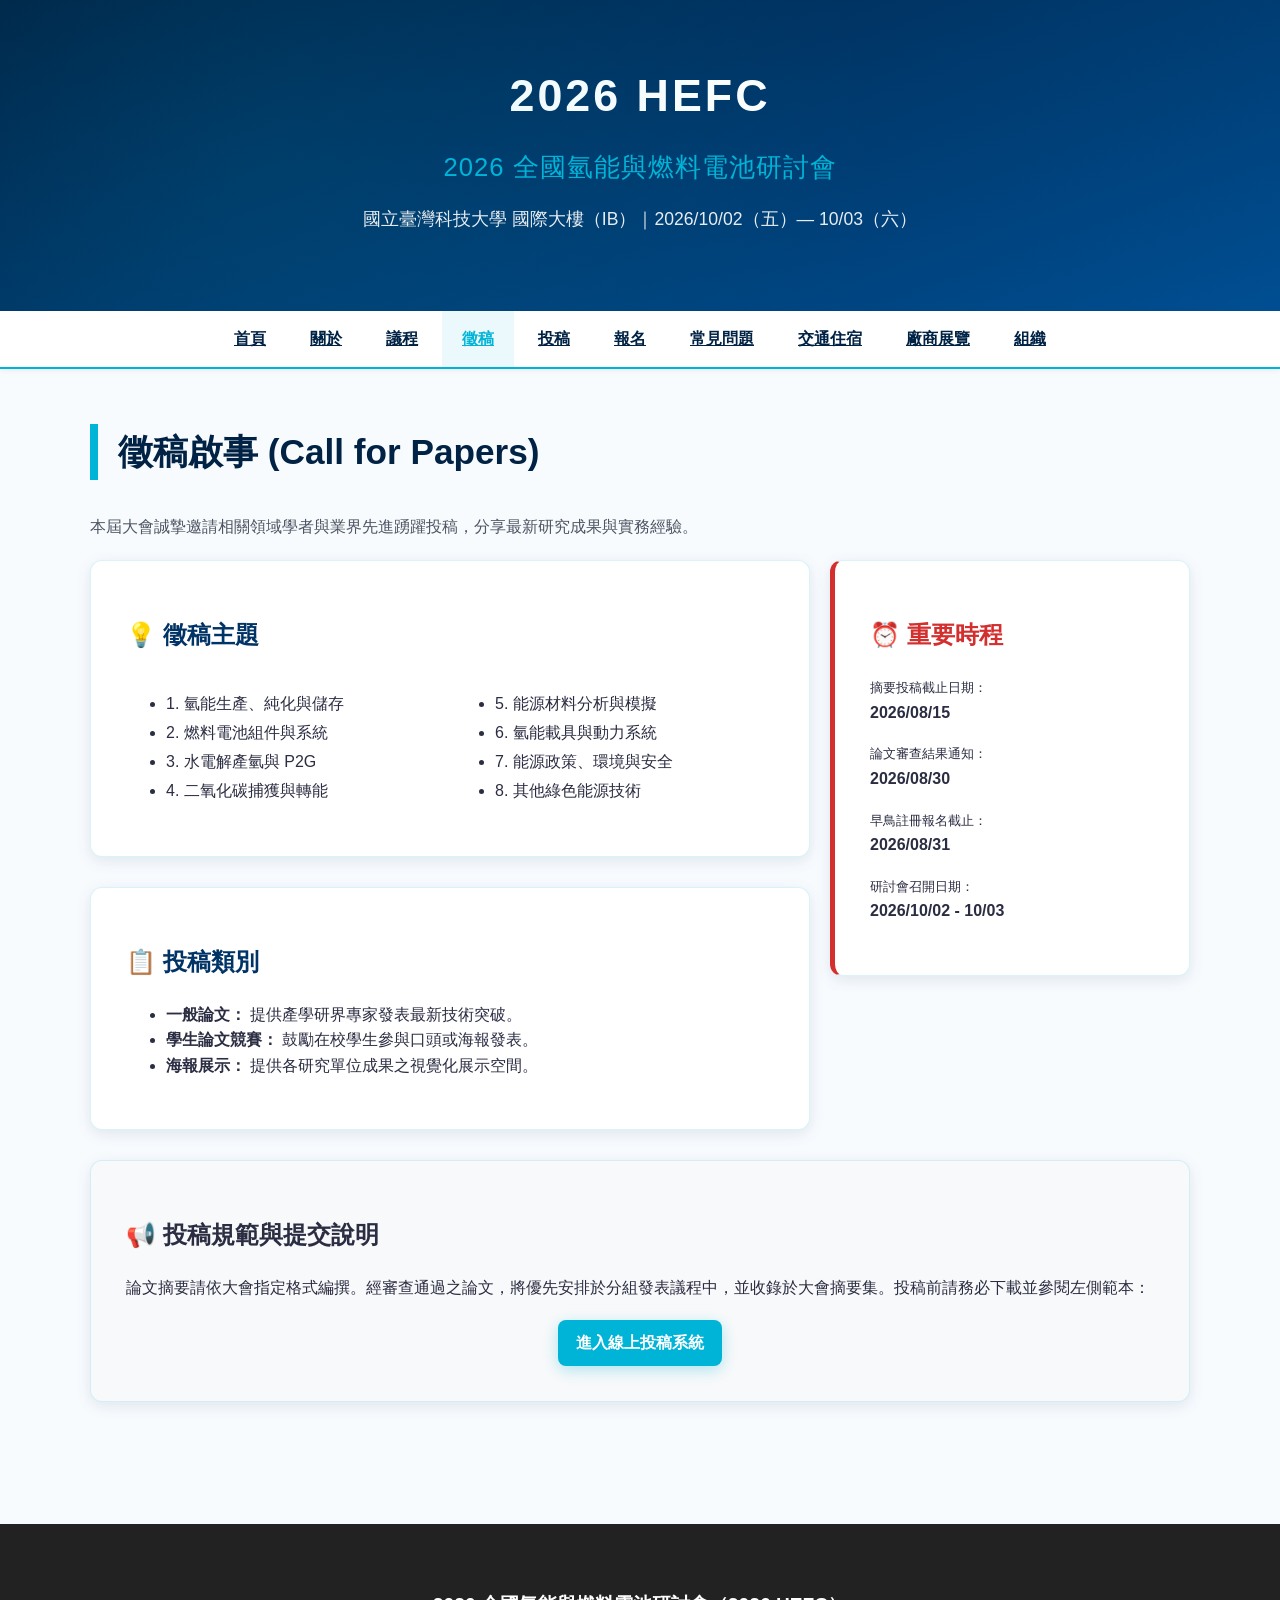
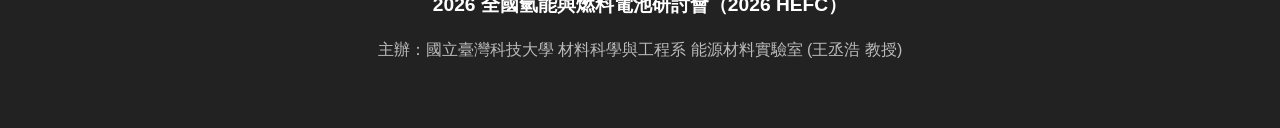
<file: papers.html>
<!DOCTYPE html>
<html lang="zh-TW">
<head>
  <meta charset="UTF-8">
  <meta name="viewport" content="width=device-width, initial-scale=1">
  <title>徵稿啟事 | HEFC 2026</title>
  <link rel="stylesheet" href="style.css">
</head>
<body>
  <header class="site-header">
    <div class="site-header__inner">
      <a class="site-logo" href="index.html">2026 HEFC</a>
      <p class="site-tagline">2026 全國氫能與燃料電池研討會</p>
      <p class="site-sub">國立臺灣科技大學 國際大樓（IB）｜2026/10/02（五）— 10/03（六）</p>
    </div>
  </header>
  <nav class="site-nav" aria-label="主要導覽">
    <div class="site-nav__inner">
      <a href="index.html">首頁</a>
      <a href="about.html">關於</a>
      <a href="agenda.html">議程</a>
      <a href="papers.html" class="is-active">徵稿</a>
      <a href="submit.html">投稿</a>
      <a href="registration.html">報名</a>
      <a href="faq.html">常見問題</a>
      <a href="venue.html">交通住宿</a>
      <a href="exhibition.html">廠商展覽</a>
      <a href="org.html">組織</a>
    </div>
  </nav>

  <main class="site-main">
    <h1 class="page-title">徵稿啟事 (Call for Papers)</h1>
    <p class="lead">本屆大會誠摯邀請相關領域學者與業界先進踴躍投稿，分享最新研究成果與實務經驗。</p>

    <div class="grid-2-1">
      
      <section>
        <article class="card">
          <h2 class="u-color-003366">💡 徵稿主題</h2>
          <div class="grid-2-col-xs">
            <ul class="u-lh-18">
              <li>1. 氫能生產、純化與儲存</li>
              <li>2. 燃料電池組件與系統</li>
              <li>3. 水電解產氫與 P2G</li>
              <li>4. 二氧化碳捕獲與轉能</li>
            </ul>
            <ul class="u-lh-18">
              <li>5. 能源材料分析與模擬</li>
              <li>6. 氫能載具與動力系統</li>
              <li>7. 能源政策、環境與安全</li>
              <li>8. 其他綠色能源技術</li>
            </ul>
          </div>
        </article>

        <article class="card">
          <h2 class="u-color-003366">📋 投稿類別</h2>
          <ul>
            <li><strong>一般論文：</strong> 提供產學研界專家發表最新技術突破。</li>
            <li><strong>學生論文競賽：</strong> 鼓勵在校學生參與口頭或海報發表。</li>
            <li><strong>海報展示：</strong> 提供各研究單位成果之視覺化展示空間。</li>
          </ul>
        </article>
      </section>

      <aside>
        <article class="card papers-important">
          <h2>⏰ 重要時程</h2>
          <ul class="papers-list-plain">
            <li>
              <small>摘要投稿截止日期：</small><br>
              <strong>2026/08/15</strong>
            </li>
            <li>
              <small>論文審查結果通知：</small><br>
              <strong>2026/08/30</strong>
            </li>
            <li>
              <small>早鳥註冊報名截止：</small><br>
              <strong>2026/08/31</strong>
            </li>
            <li>
              <small>研討會召開日期：</small><br>
              <strong>2026/10/02 - 10/03</strong>
            </li>
          </ul>
        </article>
      </aside>
    </div>

    <article class="card papers-note-card">
      <h2>📢 投稿規範與提交說明</h2>
      <p>論文摘要請依大會指定格式編撰。經審查通過之論文，將優先安排於分組發表議程中，並收錄於大會摘要集。投稿前請務必下載並參閱左側範本：</p>
      <div class="u-mt-20 u-center">
        <a href="submit.html" class="btn btn--primary">進入線上投稿系統</a>
      </div>
    </article>
  </main>

  <footer class="site-footer">
    <div class="site-footer__inner">
      <p><strong>2026 全國氫能與燃料電池研討會（2026 HEFC）</strong></p>
      <p>主辦：國立臺灣科技大學 材料科學與工程系 能源材料實驗室 (王丞浩 教授)</p>
    </div>
  </footer>
</body>
</html>
</file>
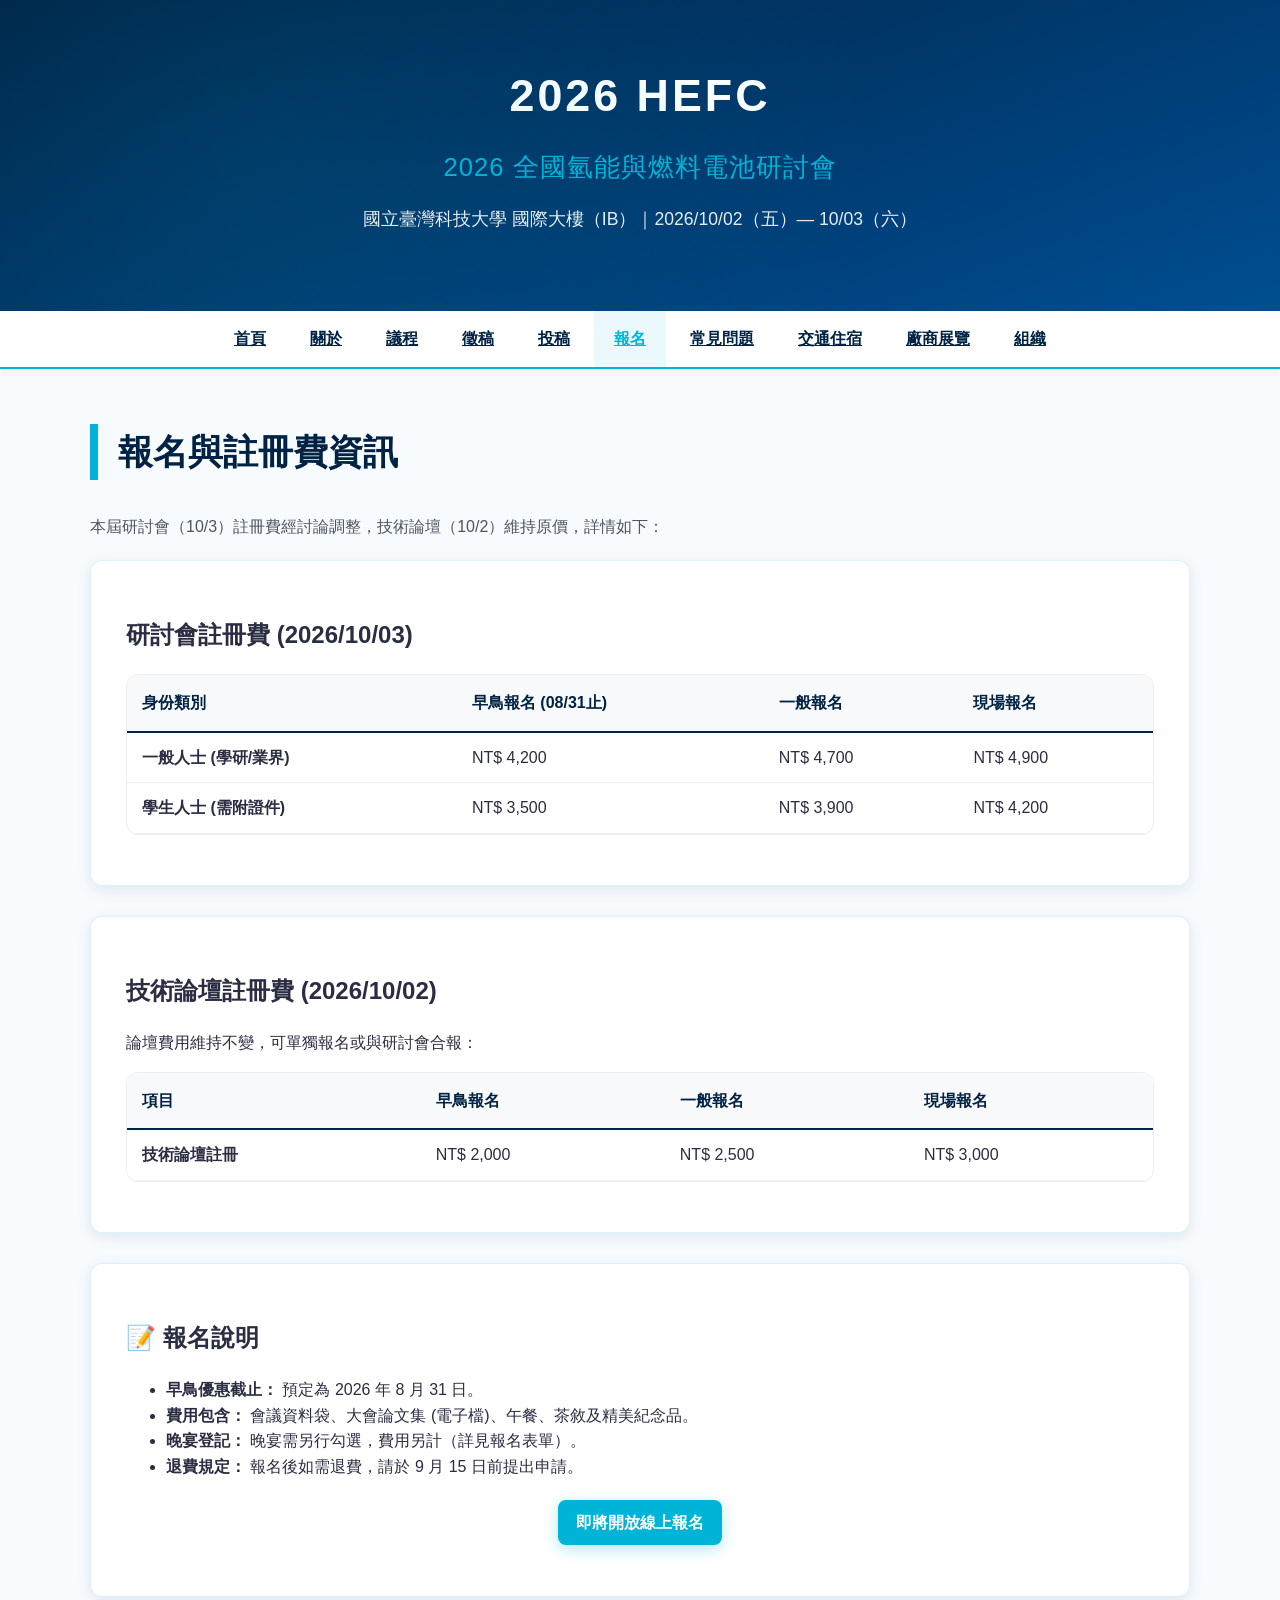
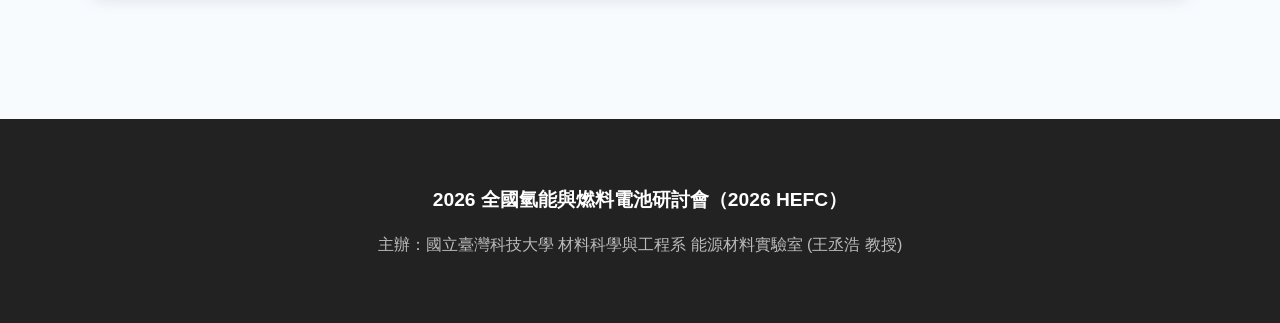
<file: registration.html>
<!DOCTYPE html>
<html lang="zh-TW">
<head>
  <meta charset="UTF-8">
  <meta name="viewport" content="width=device-width, initial-scale=1">
  <title>報名資訊 | HEFC 2026</title>
  <link rel="stylesheet" href="style.css">
</head>
<body>
  <header class="site-header">
    <div class="site-header__inner">
      <a class="site-logo" href="index.html">2026 HEFC</a>
      <p class="site-tagline">2026 全國氫能與燃料電池研討會</p>
      <p class="site-sub">國立臺灣科技大學 國際大樓（IB）｜2026/10/02（五）— 10/03（六）</p>
    </div>
  </header>
  <nav class="site-nav" aria-label="主要導覽">
    <div class="site-nav__inner">
      <a href="index.html">首頁</a>
      <a href="about.html">關於</a>
      <a href="agenda.html">議程</a>
      <a href="papers.html">徵稿</a>
      <a href="submit.html">投稿</a>
      <a href="registration.html" class="is-active">報名</a>
      <a href="faq.html">常見問題</a>
      <a href="venue.html">交通住宿</a>
      <a href="exhibition.html">廠商展覽</a>
      <a href="org.html">組織</a>
    </div>
  </nav>

  <main class="site-main">
    <h1 class="page-title">報名與註冊費資訊</h1>
    <p class="lead">本屆研討會（10/3）註冊費經討論調整，技術論壇（10/2）維持原價，詳情如下：</p>

    <article class="card">
      <h2>研討會註冊費 (2026/10/03)</h2>
      <div class="data-table-wrap">
        <table class="data-table">
          <thead>
            <tr>
              <th>身份類別</th>
              <th>早鳥報名 (08/31止)</th>
              <th>一般報名</th>
              <th>現場報名</th>
            </tr>
          </thead>
          <tbody>
            <tr>
              <td><strong>一般人士 (學研/業界)</strong></td>
              <td>NT$ 4,200</td>
              <td>NT$ 4,700</td>
              <td>NT$ 4,900</td>
            </tr>
            <tr>
              <td><strong>學生人士 (需附證件)</strong></td>
              <td>NT$ 3,500</td>
              <td>NT$ 3,900</td>
              <td>NT$ 4,200</td>
            </tr>
          </tbody>
        </table>
      </div>
    </article>

    <article class="card">
      <h2>技術論壇註冊費 (2026/10/02)</h2>
      <p class="small">論壇費用維持不變，可單獨報名或與研討會合報：</p>
      <div class="data-table-wrap">
        <table class="data-table">
          <thead>
            <tr>
              <th>項目</th>
              <th>早鳥報名</th>
              <th>一般報名</th>
              <th>現場報名</th>
            </tr>
          </thead>
          <tbody>
            <tr>
              <td><strong>技術論壇註冊</strong></td>
              <td>NT$ 2,000</td>
              <td>NT$ 2,500</td>
              <td>NT$ 3,000</td>
            </tr>
          </tbody>
        </table>
      </div>
    </article>

    <article class="card">
      <h2>📝 報名說明</h2>
      <ul>
        <li><strong>早鳥優惠截止：</strong> 預定為 2026 年 8 月 31 日。</li>
        <li><strong>費用包含：</strong> 會議資料袋、大會論文集 (電子檔)、午餐、茶敘及精美紀念品。</li>
        <li><strong>晚宴登記：</strong> 晚宴需另行勾選，費用另計（詳見報名表單）。</li>
        <li><strong>退費規定：</strong> 報名後如需退費，請於 9 月 15 日前提出申請。</li>
      </ul>
      <p class="register-cta">
        <a href="#" class="btn btn--primary">即將開放線上報名</a>
      </p>
    </article>
  </main>

  <footer class="site-footer">
    <div class="site-footer__inner">
      <p><strong>2026 全國氫能與燃料電池研討會（2026 HEFC）</strong></p>
      <p>主辦：國立臺灣科技大學 材料科學與工程系 能源材料實驗室 (王丞浩 教授)</p>
    </div>
  </footer>
</body>
</html>
</file>
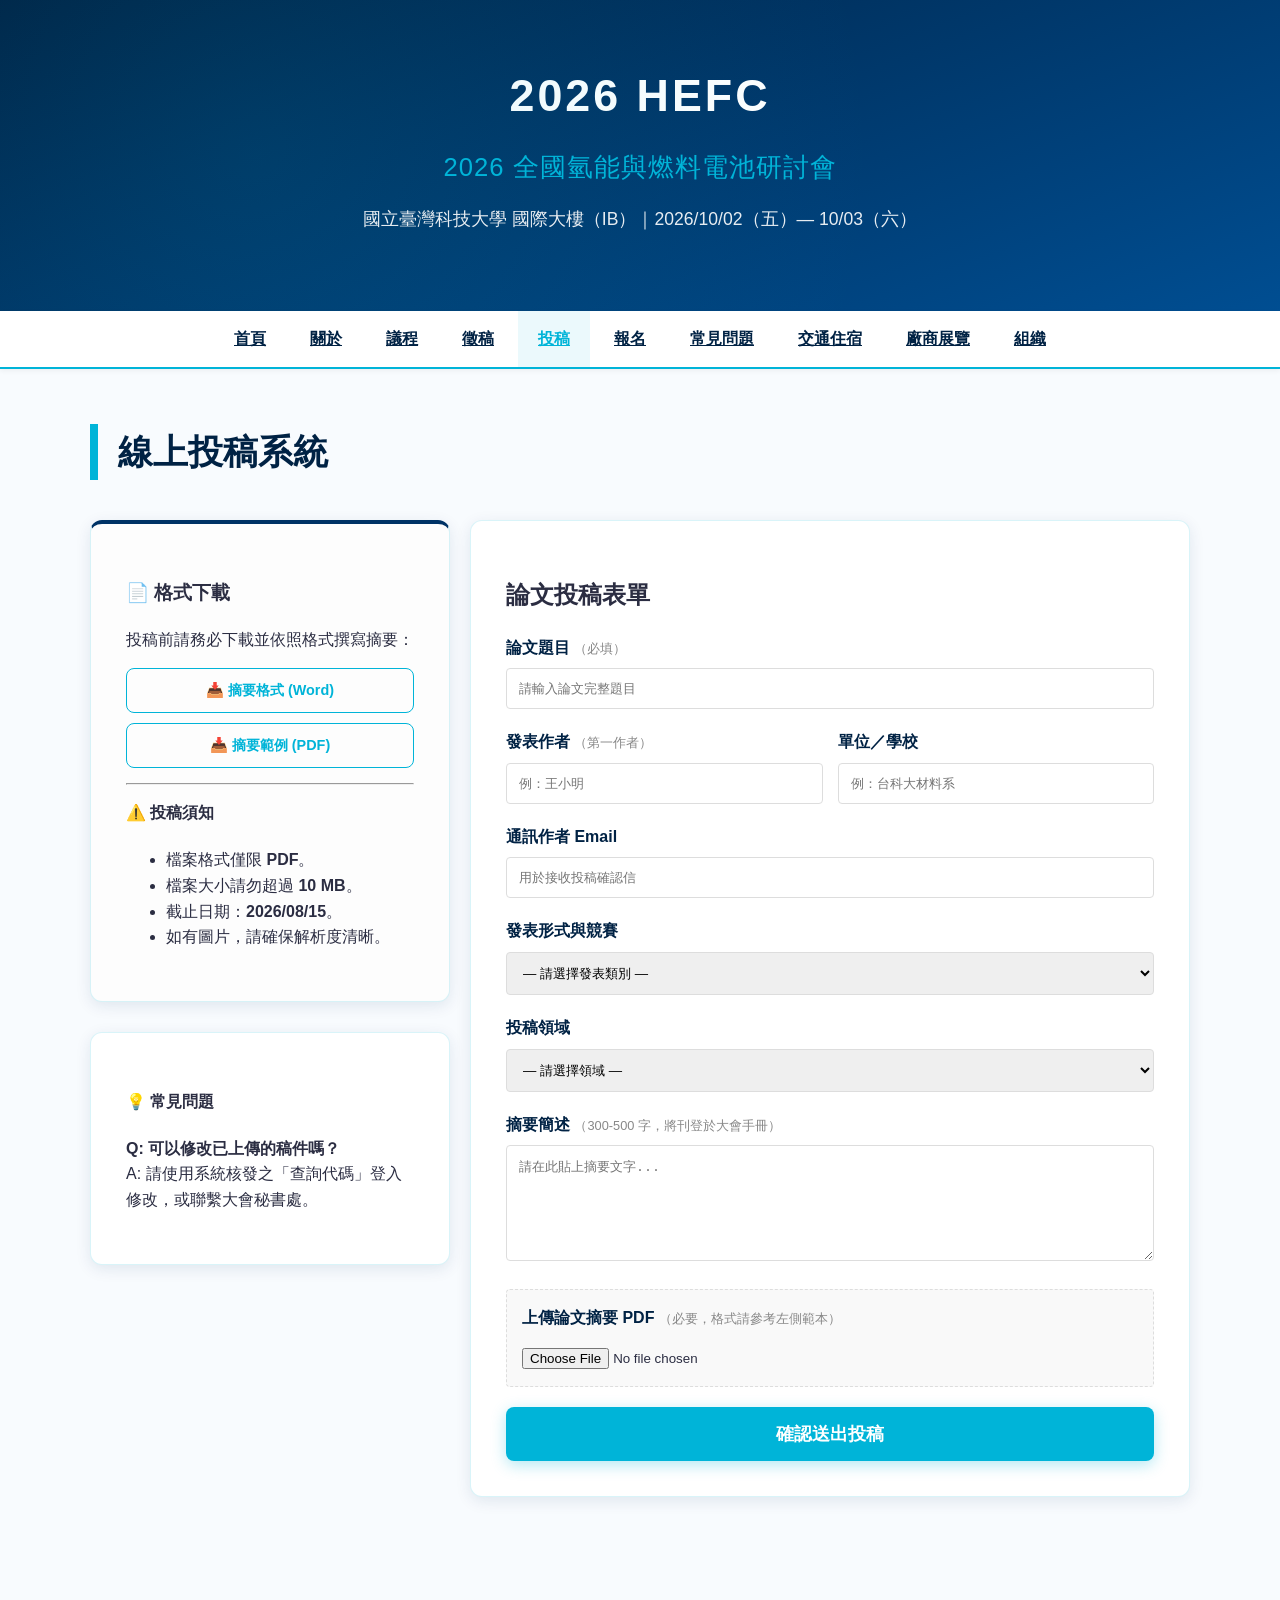
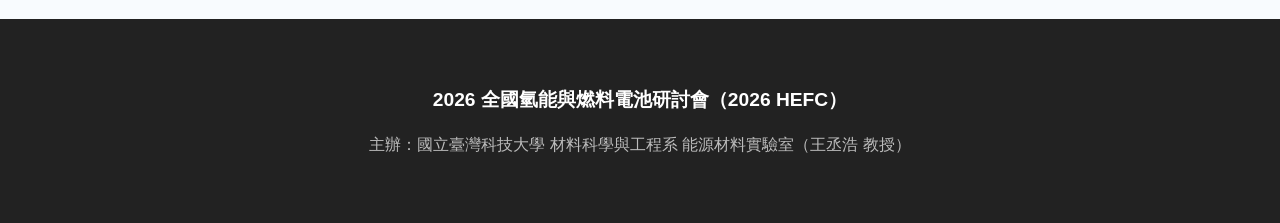
<file: submit.html>
<!DOCTYPE html>
<html lang="zh-TW">
<head>
  <meta charset="UTF-8">
  <meta name="viewport" content="width=device-width, initial-scale=1">
  <title>線上投稿 - 2026 HEFC</title>
  <link rel="stylesheet" href="style.css">
</head>
<body>
  <header class="site-header">
    <div class="site-header__inner">
      <a class="site-logo" href="index.html">2026 HEFC</a>
      <p class="site-tagline">2026 全國氫能與燃料電池研討會</p>
      <p class="site-sub">國立臺灣科技大學 國際大樓（IB）｜2026/10/02（五）— 10/03（六）</p>
    </div>
  </header>
  <nav class="site-nav" aria-label="主要導覽">
    <div class="site-nav__inner">
      <a href="index.html">首頁</a>
      <a href="about.html">關於</a>
      <a href="agenda.html">議程</a>
      <a href="papers.html">徵稿</a>
      <a href="submit.html" class="is-active">投稿</a>
      <a href="registration.html">報名</a>
      <a href="faq.html">常見問題</a>
      <a href="venue.html">交通住宿</a>
      <a href="exhibition.html">廠商展覽</a>
      <a href="org.html">組織</a>
    </div>
  </nav>

  <main class="site-main">
    <h1 class="page-title">線上投稿系統</h1>
    
    <div class="grid-1-2">
      
      <!-- 左側：下載與說明 -->
      <aside>
        <article class="card submit-side-card">
          <h3>📄 格式下載</h3>
          <p class="small">投稿前請務必下載並依照格式撰寫摘要：</p>
          <div class="submit-downloads">
            <a href="#" class="btn btn--ghost btn-block u-mb-10">📥 摘要格式 (Word)</a>
            <a href="#" class="btn btn--ghost btn-block">📥 摘要範例 (PDF)</a>
          </div>
          <hr>
          <h4 class="u-mt-15">⚠️ 投稿須知</h4>
          <ul class="small u-lh-16">
            <li>檔案格式僅限 <strong>PDF</strong>。</li>
            <li>檔案大小請勿超過 <strong>10 MB</strong>。</li>
            <li>截止日期：<strong>2026/08/15</strong>。</li>
            <li>如有圖片，請確保解析度清晰。</li>
          </ul>
        </article>

        <article class="card">
          <h4>💡 常見問題</h4>
          <p class="small"><strong>Q: 可以修改已上傳的稿件嗎？</strong><br>A: 請使用系統核發之「查詢代碼」登入修改，或聯繫大會秘書處。</p>
        </article>
      </aside>

      <!-- 右側：投稿表單 -->
      <section>
        <article class="card">
          <h2>論文投稿表單</h2>
          <form id="form-submission" class="form-stack" enctype="multipart/form-data">
            <div class="form-row">
              <label for="title">論文題目 <span class="hint">（必填）</span></label>
              <input type="text" id="title" name="title" required placeholder="請輸入論文完整題目" autocomplete="off">
            </div>
            
            <div class="grid-2-col-tight">
              <div class="form-row">
                <label for="authors">發表作者 <span class="hint">（第一作者）</span></label>
                <input type="text" id="authors" name="authors" required placeholder="例：王小明">
              </div>
              <div class="form-row">
                <label for="organization">單位／學校</label>
                <input type="text" id="organization" name="organization" placeholder="例：台科大材料系">
              </div>
            </div>

            <div class="form-row">
              <label for="email">通訊作者 Email</label>
              <input type="email" id="email" name="email" required placeholder="用於接收投稿確認信" autocomplete="email">
            </div>

            <div class="form-row">
              <label for="presentation_type">發表形式與競賽</label>
              <select id="presentation_type" name="presentation_type" required>
                <option value="">— 請選擇發表類別 —</option>
                <option value="oral">一般論文發表 (Oral)</option>
                <option value="oral_student">學生論文競賽 (Oral Competition)</option>
                <option value="poster">海報發表 (Poster)</option>
              </select>
            </div>

            <div class="form-row">
              <label for="track">投稿領域</label>
              <select id="track" name="track" required>
                <option value="">— 請選擇領域 —</option>
                <option value="hydrogen">1. 氫能生產與儲存</option>
                <option value="fuelcell">2. 燃料電池材料與系統</option>
                <option value="policy">3. 能源政策與產業展望</option>
                <option value="other">4. 其他相關能源技術</option>
              </select>
            </div>

            <div class="form-row">
              <label for="abstract_text">摘要簡述 <span class="hint">（300-500 字，將刊登於大會手冊）</span></label>
              <textarea id="abstract_text" name="abstract_text" required minlength="50" rows="6" placeholder="請在此貼上摘要文字..."></textarea>
            </div>

            <div class="form-row file-upload-box">
              <label for="file"><strong>上傳論文摘要 PDF</strong> <span class="hint">（必要，格式請參考左側範本）</span></label>
              <input type="file" id="file" name="file" accept=".pdf,application/pdf">
            </div>

            <div id="form-submission-msg" class="form-msg" role="status"></div>
            <div class="form-actions form-actions-mt">
              <button type="submit" class="btn btn--primary btn-full-lg">確認送出投稿</button>
            </div>
          </form>
        </article>
      </section>

    </div>
  </main>

  <footer class="site-footer">
    <div class="site-footer__inner">
      <p><strong>2026 全國氫能與燃料電池研討會（2026 HEFC）</strong></p>
      <p>主辦：國立臺灣科技大學 材料科學與工程系 能源材料實驗室（王丞浩 教授）</p>
    </div>
  </footer>
  <script src="forms.js" defer></script>
</body>
</html>
</file>
<file: style.css>
:root {
  --primary: #002244;    /* 深沉科技藍 */
  --secondary: #00b4d8;  /* 潔淨氫能青 (視覺焦點) */
  --accent: #ffb703;     /* 能源能量金 */
  --bg-light: #f8fbfe;   /* 極致清新白藍背景 */
  --white: #ffffff;
  --text: #2b2d42;
  --shadow: 0 4px 15px rgba(0, 50, 100, 0.1);
  --radius: 12px;
}

body {
  font-family: "PingFang TC", "Heiti TC", "Microsoft JhengHei", sans-serif;
  background-color: var(--bg-light);
  color: var(--text);
  line-height: 1.6;
  margin: 0;
  padding: 0;
}

/* 全站頁首美化 - 加入微細的氫分子網格感 */
.site-header {
  background: linear-gradient(160deg, var(--primary) 0%, #004e92 100%);
  color: var(--white);
  padding: 60px 20px;
  text-align: center;
  position: relative;
  overflow: hidden;
}
.site-header::before {
  content: "";
  position: absolute;
  top: 0; left: 0; width: 100%; height: 100%;
  background: radial-gradient(circle at 20% 50%, rgba(0, 180, 216, 0.1) 0%, transparent 60%);
}
.site-logo {
  font-size: 2.8rem;
  font-weight: 900;
  letter-spacing: 3px;
  text-decoration: none;
  color: var(--white);
}
.site-tagline {
  font-size: 1.6rem;
  margin: 15px 0;
  color: var(--secondary);
  text-transform: uppercase;
  letter-spacing: 1px;
}
.site-sub {
  font-size: 1.1rem;
  opacity: 0.9;
}

/* 導覽列 */
.site-nav {
  background: var(--white);
  border-bottom: 2px solid var(--secondary);
  position: sticky;
  top: 0;
  z-index: 1000;
  box-shadow: 0 2px 5px rgba(0,0,0,0.05);
}
.site-nav a {
  padding: 15px 20px;
  color: var(--primary);
  font-weight: 600;
  transition: all 0.3s;
}
.site-nav a:hover, .site-nav a.is-active {
  color: var(--secondary);
  background: rgba(0, 180, 216, 0.08);
}

/* 強化卡片質感 */
.card {
  background: var(--white);
  padding: 35px;
  border-radius: var(--radius);
  box-shadow: var(--shadow);
  margin-bottom: 30px;
  border: 1px solid rgba(0, 180, 216, 0.15);
}
.page-title {
  color: var(--primary);
  font-size: 2.2rem;
  margin-bottom: 40px;
  border-left: 8px solid var(--secondary);
  padding-left: 20px;
}

/* 按鈕美化 */
.btn--primary {
  background: var(--secondary);
  color: var(--white);
  box-shadow: 0 4px 15px rgba(0, 180, 216, 0.3);
}
.btn--primary:hover {
  background: var(--primary);
  transform: translateY(-2px);
}


/* 表格美化 */
.data-table-wrap {
  overflow-x: auto;
  border-radius: var(--radius);
  border: 1px solid #eee;
  margin: 15px 0;
}
.data-table {
  width: 100%;
  border-collapse: collapse;
}
.data-table th {
  background: #f8f9fa;
  color: var(--primary);
  padding: 15px;
  text-align: left;
  border-bottom: 2px solid var(--primary);
}
.data-table td {
  padding: 12px 15px;
  border-bottom: 1px solid #eee;
}
.data-table tr:hover {
  background: #fdfdfd;
}

/* 頁尾美化 */
.site-footer {
  background: #222;
  color: #bbb;
  padding: 50px 20px;
  text-align: center;
  margin-top: 60px;
}
.site-footer strong {
  color: var(--white);
  font-size: 1.2rem;
}

/* 議程標籤樣式 */
.session-type {
  display: inline-block;
  padding: 4px 10px;
  border-radius: 20px;
  font-size: 0.75rem;
  font-weight: bold;
  text-transform: uppercase;
}
.type--forum { background: #e3f2fd; color: #1976d2; border: 1px solid #bbdefb; }
.type--sympo { background: #fff3e0; color: #f57c00; border: 1px solid #ffe0b2; }
.type--break { background: #f5f5f5; color: #757575; border: 1px solid #e0e0e0; }
.type--keynote { background: #ede7f6; color: #5e35b1; border: 1px solid #d1c4e9; }

/* 贊助商區塊 */
.sponsor-grid {
  display: grid;
  grid-template-columns: repeat(auto-fit, minmax(140px, 1fr));
  gap: 20px;
  margin-top: 20px;
}
.sponsor-item {
  aspect-ratio: 2/1;
  background: #fcfcfc;
  border: 1px dashed #ccc;
  display: flex;
  align-items: center;
  justify-content: center;
  color: #aaa;
  font-size: 0.85rem;
  border-radius: var(--radius);
  transition: all 0.3s;
}
.sponsor-item:hover {
  border-color: var(--secondary);
  color: var(--secondary);
  background: var(--white);
  transform: scale(1.05);
}

/* 響應式佈局補強 (RWD) */
@media (max-width: 768px) {
  .site-nav__inner { gap: 0; }
  .site-nav a { padding: 10px 12px; font-size: 0.85rem; }
  .site-logo { font-size: 1.8rem; }
  .site-tagline { font-size: 1.1rem; }
  .card { padding: 20px; }
  /* 強制讓 grid 容器在手機版改為單欄 */
  [style*="display: grid"] {
    grid-template-columns: 1fr !important;
    gap: 15px !important;
  }
}

/* 表單樣式 */
.form-stack .form-row {
  margin-bottom: 20px;
}
.form-stack label {
  display: block;
  font-weight: bold;
  margin-bottom: 8px;
  color: var(--primary);
}
.form-stack input[type="text"],
.form-stack input[type="email"],
.form-stack select,
.form-stack textarea {
  width: 100%;
  padding: 12px;
  border: 1px solid #ddd;
  border-radius: 4px;
  box-sizing: border-box;
}
.form-stack textarea {
  resize: vertical;
}
.hint {
  font-weight: normal;
  font-size: 0.8rem;
  color: #888;
}


/* ---- 補齊共用版型（新版頁面一致化） ---- */
.site-header__inner,
.site-main,
.site-footer__inner {
  max-width: 1100px;
  margin: 0 auto;
}

.site-main {
  padding: 32px 20px;
}

.site-nav__inner {
  display: flex;
  flex-wrap: wrap;
  justify-content: center;
  align-items: center;
  gap: 4px;
}

.btn {
  display: inline-block;
  padding: 10px 18px;
  border-radius: 8px;
  text-decoration: none;
  border: none;
  font-weight: 700;
  cursor: pointer;
}

.btn--ghost {
  border: 1px solid var(--secondary);
  color: var(--secondary);
  background: transparent;
}

.hero {
  background: linear-gradient(150deg, rgba(0,34,68,0.9), rgba(0,78,146,0.88));
  border-radius: var(--radius);
  padding: 52px 24px;
  color: var(--white);
  margin-bottom: 30px;
}

.hero h1,
.hero-en,
.hero-meta {
  text-align: center;
}

.hero-meta {
  display: flex;
  flex-wrap: wrap;
  justify-content: center;
  gap: 10px;
  margin: 16px 0 8px;
}

.hero-meta span {
  background: rgba(255,255,255,0.15);
  border: 1px solid rgba(255,255,255,0.25);
  padding: 6px 12px;
  border-radius: 999px;
}

.hero-cta {
  text-align: center;
  margin-top: 16px;
}

.countdown {
  display: flex;
  justify-content: center;
  flex-wrap: wrap;
  gap: 14px;
  margin-top: 18px;
}

.countdown-item {
  background: rgba(255,255,255,0.12);
  border: 1px solid rgba(255,255,255,0.25);
  border-radius: 8px;
  min-width: 88px;
  text-align: center;
  padding: 8px 10px;
}

.countdown-item span {
  display: block;
  font-size: 1.5rem;
  font-weight: 800;
  line-height: 1.1;
  color: #fff;
}

.countdown-item small {
  display: block;
  margin-top: 4px;
  opacity: 0.85;
  color: #d9f4ff;
}

.lead {
  color: #4d5562;
  margin: -6px 0 20px;
}

@media (max-width: 768px) {
  .site-header {
    padding: 38px 14px;
  }

  .site-main {
    padding: 22px 14px;
  }

  .page-title {
    font-size: 1.55rem;
    margin-bottom: 22px;
  }

  .hero {
    padding: 36px 16px;
  }
}


/* ---- inline-style 抽離：共用 utility/component classes ---- */
.u-center { text-align: center; }
.u-mt-10 { margin-top: 10px; }
.u-mt-15 { margin-top: 15px; }
.u-mt-20 { margin-top: 20px; }
.u-mb-10 { margin-bottom: 10px; }
.u-mb-15 { margin-bottom: 15px; }
.u-mb-20 { margin-bottom: 20px; }
.u-mb-24 { margin-bottom: 1.5rem; }
.u-fs-09 { font-size: 0.9rem; }
.u-fs-08 { font-size: 0.8rem; }
.u-color-666 { color: #666; }
.u-color-003366 { color: #003366; }
.u-lh-16 { line-height: 1.6; }
.u-lh-18 { line-height: 1.8; }
.u-lh-20 { line-height: 2; }

.grid-2-1 { display: grid; grid-template-columns: 2fr 1fr; gap: 20px; }
.grid-1-2 { display: grid; grid-template-columns: 1fr 2fr; gap: 20px; align-items: start; }
.grid-3-2 { display: grid; grid-template-columns: 3fr 2fr; gap: 30px; align-items: center; }
.grid-2-col { display: grid; grid-template-columns: 1fr 1fr; gap: 20px; }
.grid-2-col-tight { display: grid; grid-template-columns: 1fr 1fr; gap: 15px; }
.grid-2-col-xs { display: grid; grid-template-columns: 1fr 1fr; gap: 10px; }

.panel-tba { text-align: center; padding: 20px; border: 2px dashed #ddd; border-radius: 8px; }
.sponsor-cta { margin-top: 20px; text-align: center; font-size: 0.9rem; }
.footer-counter { margin-top: 20px; text-align: center; }

.fig-center { margin: 0; text-align: center; }
.fig-placeholder { width: 100%; aspect-ratio: 16/9; background: #e3f2fd; border-radius: 8px; display: flex; align-items: center; justify-content: center; color: #1976d2; font-weight: bold; border: 1px dashed #2196f3; }
.about-card-blue-top { border-top: 4px solid #003366; }
.about-card-orange-top { border-top: 4px solid #f57c00; }
.about-quote { text-align: center; background: #003366; color: white; }
.about-quote h2 { color: white; margin-bottom: 15px; }
.about-quote p { font-size: 1.2rem; opacity: 0.9; }
.about-quote .btn { background: white; color: #003366; padding: 12px 30px; border-radius: 30px; text-decoration: none; font-weight: bold; }

.day-switch { display: flex; gap: 15px; margin-bottom: 20px; border-bottom: 2px solid #eee; padding-bottom: 10px; }
.day-btn { flex: 1; padding: 10px; cursor: pointer; border: none; border-radius: 4px; background: #f0f0f0; color: #333; font-weight: 700; }
.day-btn.is-active { background: #003366; color: #fff; }
.is-hidden { display: none !important; }
.agenda-day-title { color: #003366; margin-bottom: 15px; }

.papers-important { border-left: 5px solid #d32f2f; }
.papers-important h2 { color: #d32f2f; }
.papers-list-plain { list-style: none; padding: 0; }
.papers-list-plain li { margin-bottom: 15px; }
.papers-note-card { background: #f8f9fa; }

.exhibit-tier-platinum { color: #d4af37; }
.exhibit-tier-gold { color: #aaa9ad; }
.exhibit-tier-silver { color: #cd7f32; }
.exhibit-contact { border-left: 5px solid #003366; }

.org-card-blue-top { border-top: 5px solid #003366; }
.org-card-orange-top { border-top: 5px solid #f57c00; }
.org-list-clean { list-style: none; padding: 0; }
.org-chair-label { margin-bottom: 20px; }
.org-chair-box { padding: 20px; background: #fffcf5; border-radius: 8px; border: 1px solid #ffe0b2; text-align: center; }
.org-chair-box h3 { margin: 0; font-size: 1.5rem; }
.org-chair-box p { margin: 10px 0 0; color: #666; }
.org-committee-wrap { margin-top: 20px; }
.org-committee-title { color: #003366; }
.org-committee-note { margin-bottom: 1.5rem; color: #666; border-bottom: 1px solid #eee; padding-bottom: 5px; }
.org-committee-columns { column-count: 3; column-gap: 30px; font-size: 0.95rem; line-height: 2; }
.org-committee-columns > div { break-inside: avoid; }
.org-orgs { background: #f8f9fa; }
.org-orgs h2 { color: #003366; }
.org-orgs ul { list-style: none; padding: 0; }

.venue-alert { padding: 15px; background: #fff5e6; border-radius: 8px; border: 1px solid #ffd8a8; margin-bottom: 20px; }
.venue-map-wrap { text-align: center; margin-top: 20px; }
.venue-map-img { max-width: 100%; border-radius: 8px; border: 1px solid #ddd; }

.submit-side-card { background: #fdfdfd; border-top: 4px solid #003366; }
.submit-downloads { margin: 15px 0; }
.btn-block { display: block; text-align: center; font-size: 0.9rem; }
.file-upload-box { background: #f9f9f9; padding: 15px; border-radius: 4px; border: 1px dashed #ddd; }
.file-upload-box input[type="file"] { margin-top: 10px; }
.form-actions-mt { margin-top: 20px; }
.btn-full-lg { width: 100%; padding: 15px; font-size: 1.1rem; }

.register-cta { margin-top: 20px; text-align: center; }
.faq-section-title { color: #003366; }
.admin-msg-spacing { margin-top: 1rem; }

@media (max-width: 900px) {
  .grid-2-1, .grid-1-2, .grid-3-2, .grid-2-col, .grid-2-col-tight, .grid-2-col-xs {
    grid-template-columns: 1fr;
  }
  .org-committee-columns { column-count: 1; }
}
</file>
